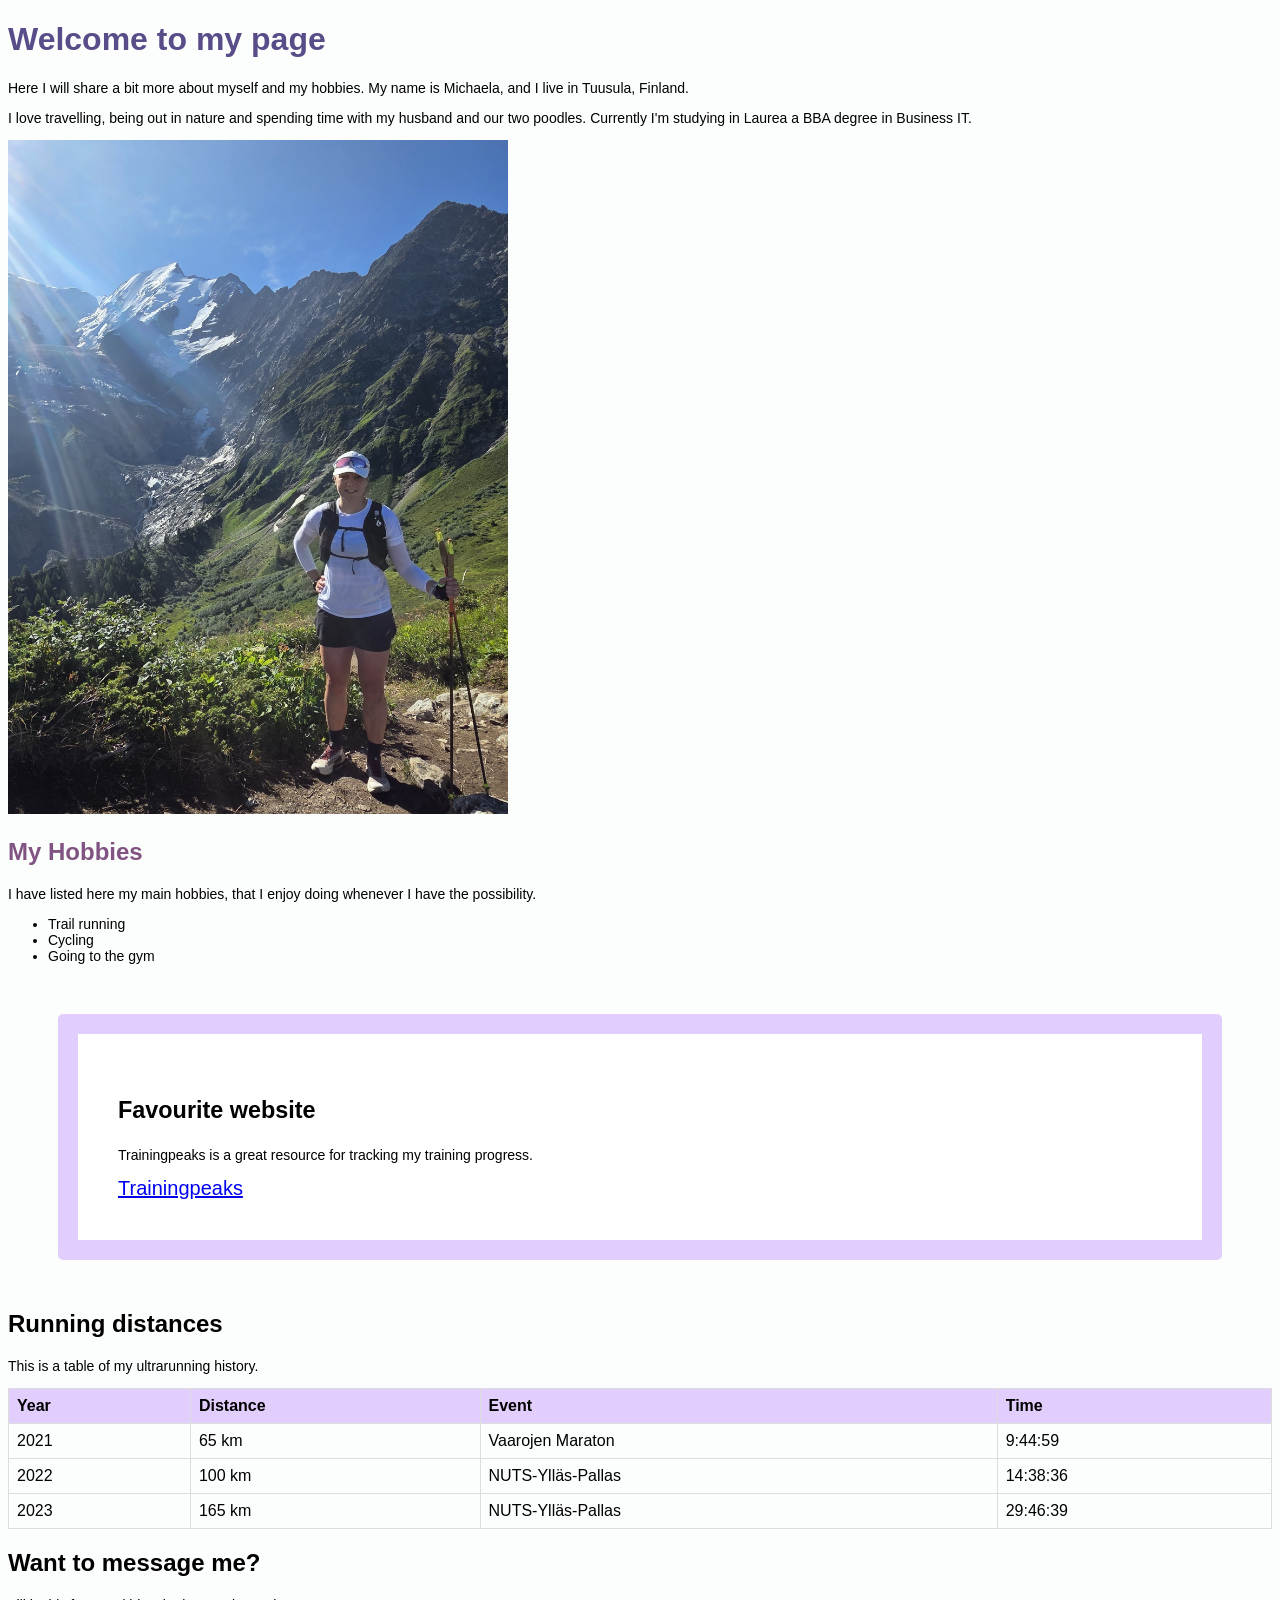
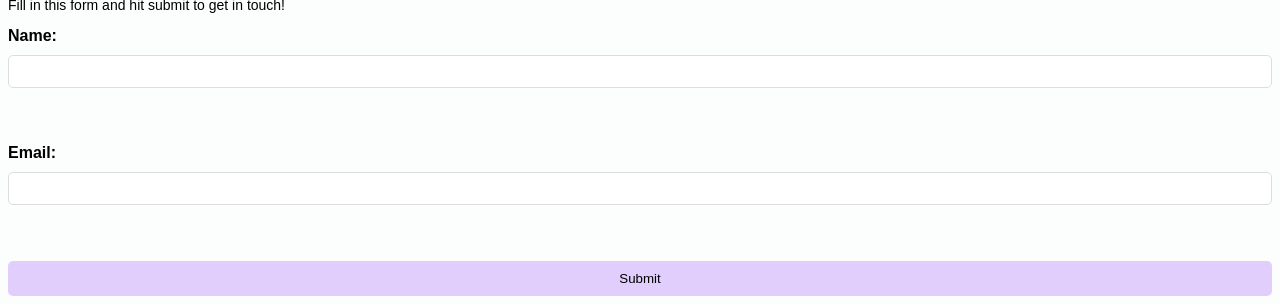
<file: WS02_CSS/index.html>
<!DOCTYPE html>
<html lang="fi">

<head>
        <meta charset="UTF-8">
        <meta name="viewport" content="width=device-width, initial-scale=1.0">
        <title>My First HTML Page</title>

  <style>
    h1 {
      color: rgb(40, 8, 135);
      font-family: Verdana, Geneva, Tahoma, sans-serif;
    }

    </style>      

<link rel="stylesheet" href="./styles/style.css">


</head>
<body>
    <h1 style="color: rgb(89, 77, 137);">Welcome to my page</h1>
    <p>Here I will share a bit more about myself and my hobbies. My name is Michaela, and I live in Tuusula, Finland. </p> 
     <p>I love travelling, being out in nature and spending time with my husband and our two poodles. Currently I'm studying in Laurea a BBA degree in Business IT.</p>
    <img src="./images/Main picture.jpg" alt="Picture of author" width="500" height="674">


<h2 style="color: rgb(129, 83, 130);">My Hobbies</h2>
<p>I have listed here my main hobbies, that I enjoy doing whenever I have the possibility.</p>
     <ul style="font-size: 14px;">
        <li>Trail running</li>
        <li>Cycling</li>
        <li>Going to the gym</li>
    </ul>

<div class="content-box">  
<h3>Favourite website</h3>
<p>Trainingpeaks is a great resource for tracking my training progress.</p>
    <a href="https://www.trainingpeaks.com/">Trainingpeaks</a>
</div>
   
<h2>Running distances</h2>
<p>This is a table of my ultrarunning history.</p>
    
     <table>
    <tr>
        <th>Year</th>
        <th>Distance</th>
        <th>Event</th>
        <th>Time</th>
    </tr>
    <tr>
        <td>2021</td>
        <td>65 km</td>
        <td>Vaarojen Maraton</td>
        <td>9:44:59</td>
    </tr>
    <tr>
        <td>2022</td>
        <td>100 km</td>
        <td>NUTS-Ylläs-Pallas</td>
        <td>14:38:36</td>
    </tr>
    <tr>
        <td>2023</td>
        <td>165 km</td>
        <td>NUTS-Ylläs-Pallas</td>
        <td>29:46:39</td>
    </tr>
    </table>

<h2>Want to message me?</h2>
<p>Fill in this form and hit submit to get in touch!</p>
<form>
    <label for="name">Name:</label>
    <input type="text" id="name" name="name"><br><br>
    <label for="email">Email:</label>
    <input type="email" id="email" name="email"><br><br>
    <input type="submit" value="Submit">
    </form>

</body>
</html>
</file>
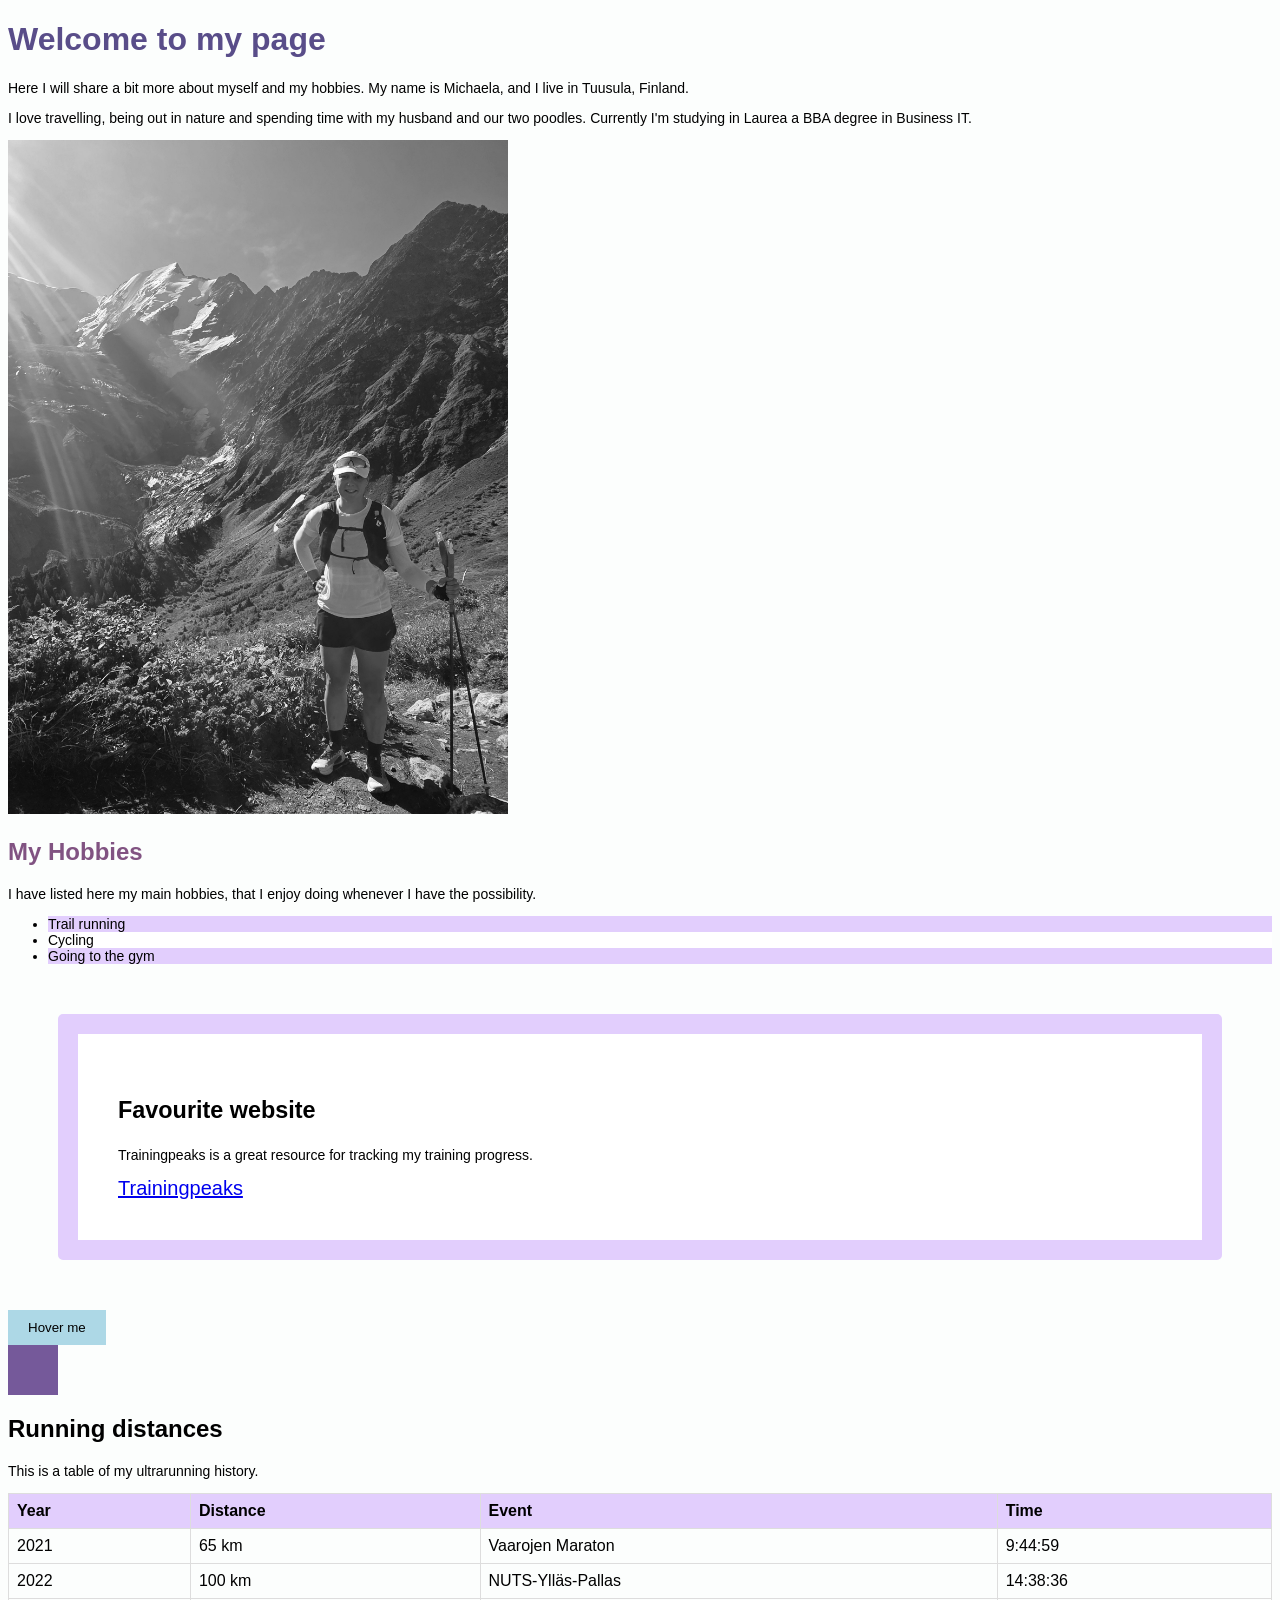
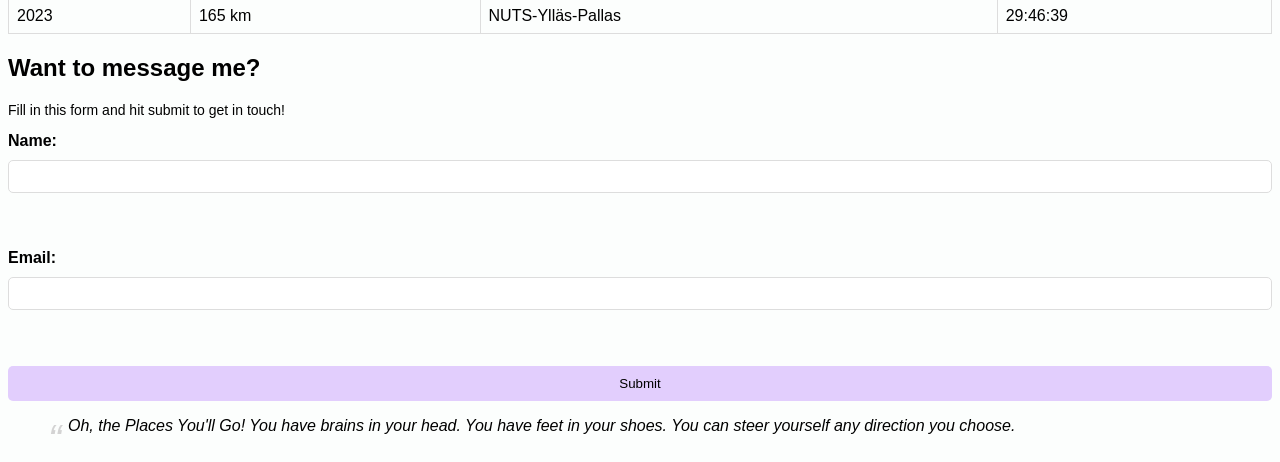
<file: WS03_ADV_CSS/index.html>
<!DOCTYPE html>
<html lang="fi">

<head>
        <meta charset="UTF-8">
        <meta name="viewport" content="width=device-width, initial-scale=1.0">
        <title>My First HTML Page</title>

  <style>
    h1 {
      color: rgb(40, 8, 135);
      font-family: Verdana, Geneva, Tahoma, sans-serif;
    }

    </style>      

<link rel="stylesheet" href="./styles/style.css">

</head>
<body>
    <h1 style="color: rgb(89, 77, 137);">Welcome to my page</h1>
    <p>Here I will share a bit more about myself and my hobbies. My name is Michaela, and I live in Tuusula, Finland. </p> 
     <p>I love travelling, being out in nature and spending time with my husband and our two poodles. Currently I'm studying in Laurea a BBA degree in Business IT.</p>
    <img src="./images/Main picture.jpg" alt="Picture of author" width="500" height="674" class="filter-image">


<h2 style="color: rgb(129, 83, 130);">My Hobbies</h2>
<p>I have listed here my main hobbies, that I enjoy doing whenever I have the possibility.</p>
     
<ul class="pseudo-list" style="font-size: 14px;">
        <li>Trail running</li>
        <li>Cycling</li>
        <li>Going to the gym</li>
    </ul>

<div class="content-box">  
<h3>Favourite website</h3>
<p>Trainingpeaks is a great resource for tracking my training progress.</p>
    <a href="https://www.trainingpeaks.com/">Trainingpeaks</a>
</div>
   

 <button class="transition-button">Hover me</button>   

 <div class="animation-box"></div>

<h2>Running distances</h2>
<p>This is a table of my ultrarunning history.</p>
    
     <table>
    <tr>
        <th>Year</th>
        <th>Distance</th>
        <th>Event</th>
        <th>Time</th>
    </tr>
    <tr>
        <td>2021</td>
        <td>65 km</td>
        <td>Vaarojen Maraton</td>
        <td>9:44:59</td>
    </tr>
    <tr>
        <td>2022</td>
        <td>100 km</td>
        <td>NUTS-Ylläs-Pallas</td>
        <td>14:38:36</td>
    </tr>
    <tr>
        <td>2023</td>
        <td>165 km</td>
        <td>NUTS-Ylläs-Pallas</td>
        <td>29:46:39</td>
    </tr>
    </table>

<h2>Want to message me?</h2>
<p>Fill in this form and hit submit to get in touch!</p>
<form>
    <label for="name">Name:</label>
    <input type="text" id="name" name="name"><br><br>
    <label for="email">Email:</label>
    <input type="email" id="email" name="email"><br><br>
    <input type="submit" value="Submit">
    </form>

<blockquote class="quote">
        Oh, the Places You'll Go! You have brains in your head. You have feet in your shoes. You can steer yourself any direction you choose.
      </blockquote>

</body>
</html>
</file>
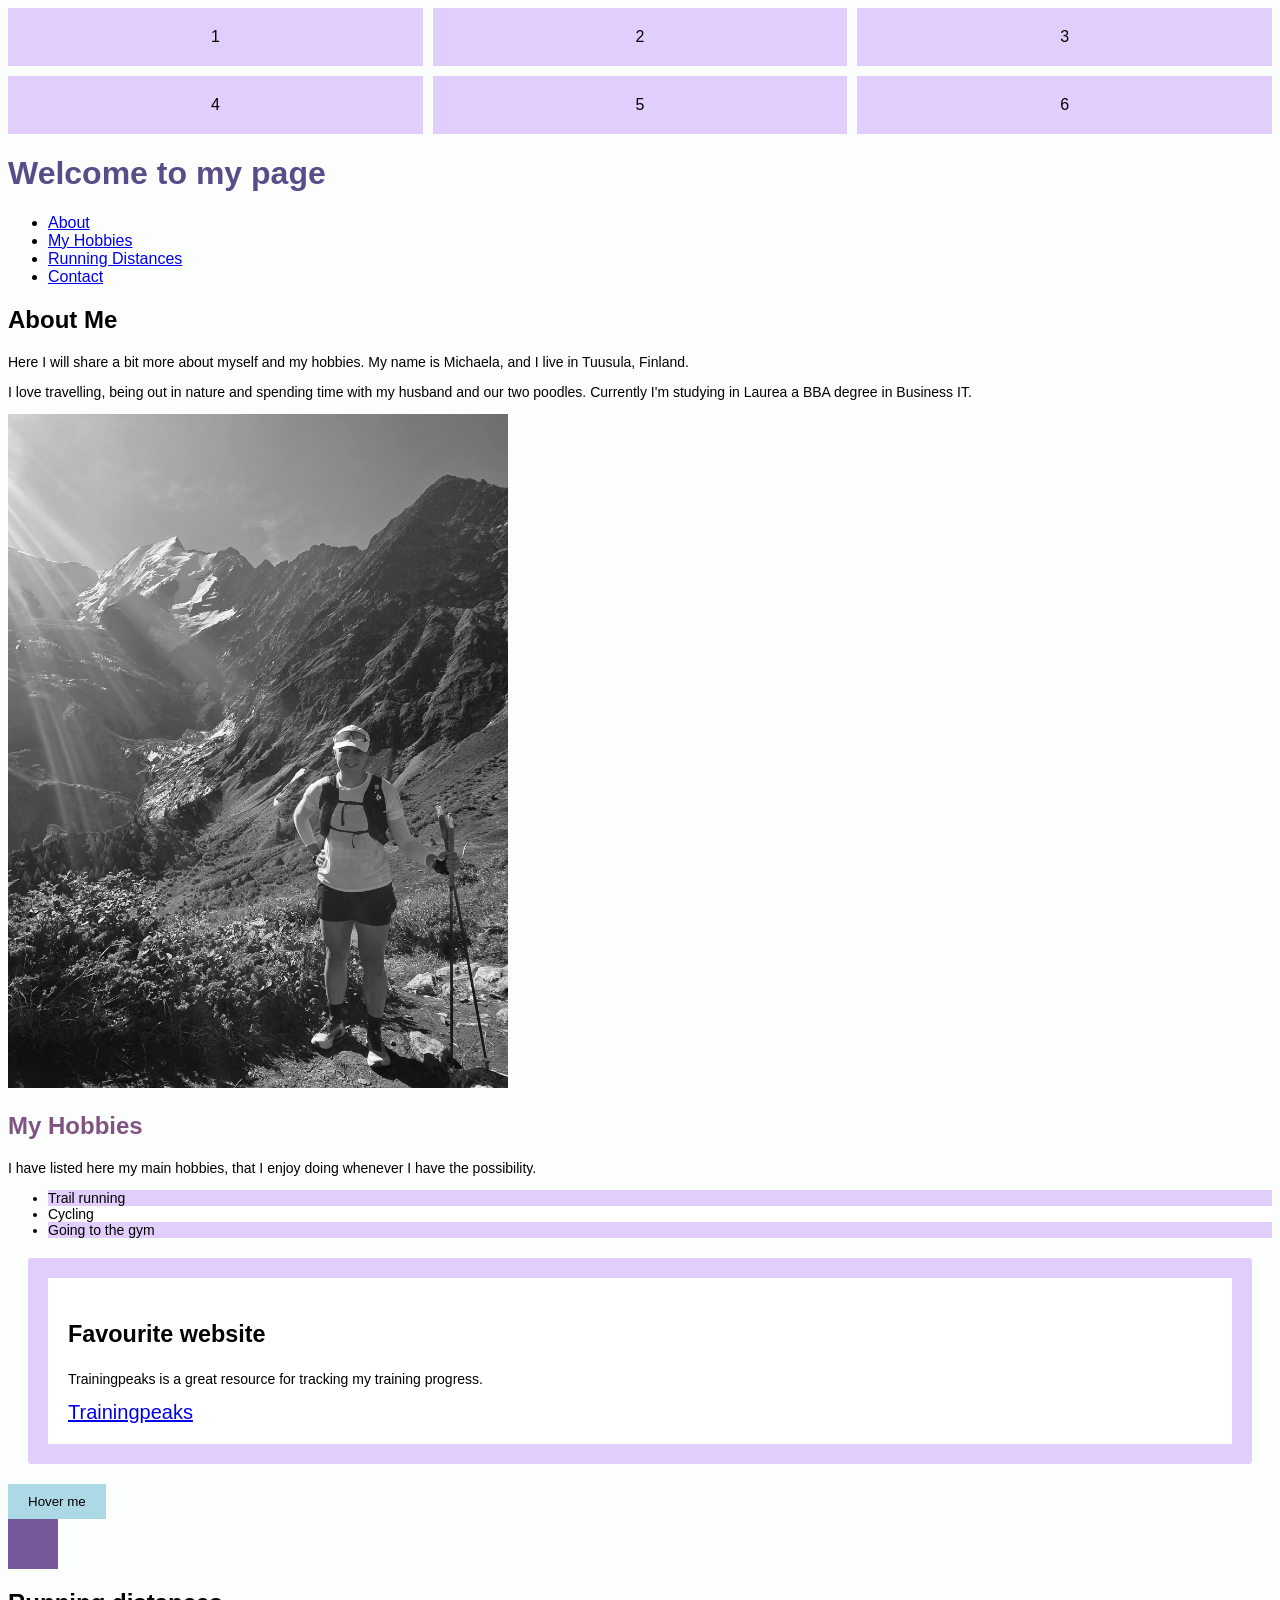
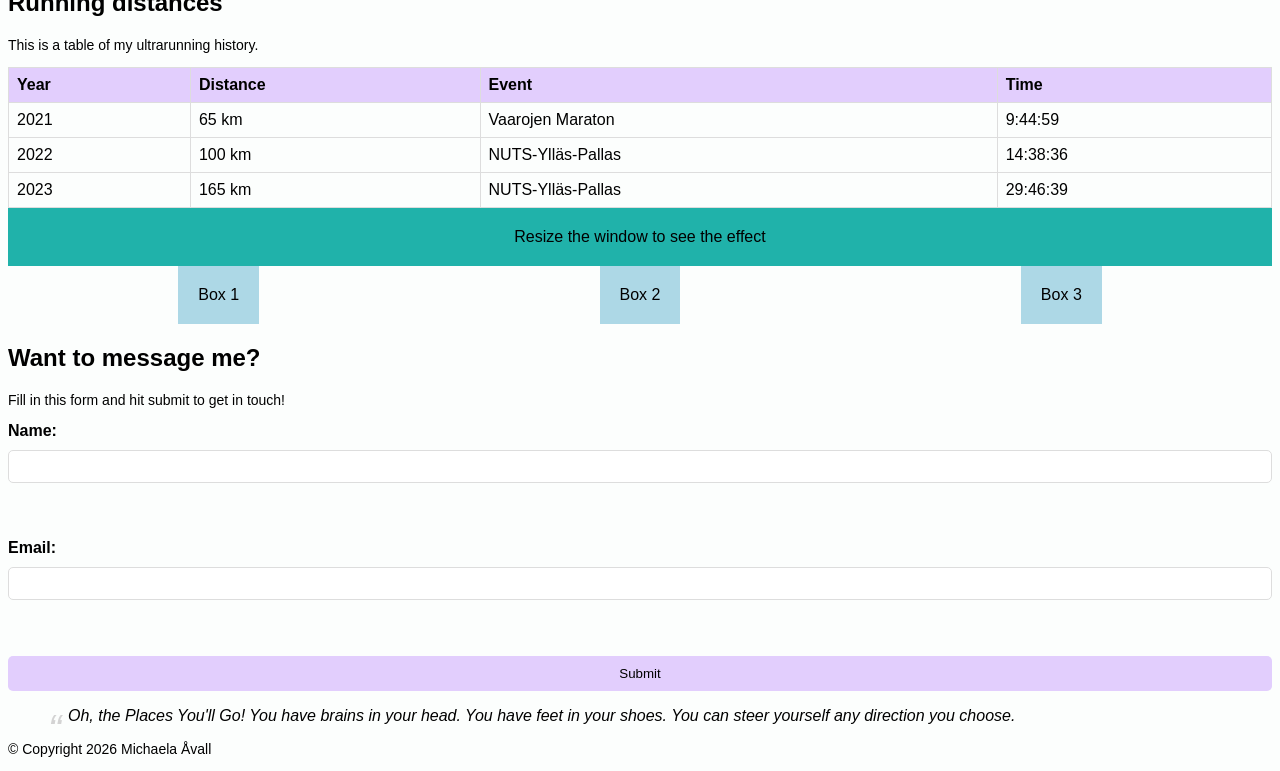
<file: WS04_PAGE_LAYOUT/index.html>
<!DOCTYPE html>
<html lang="fi">

<head>
        <meta charset="UTF-8">
        <meta name="viewport" content="width=device-width, initial-scale=1.0">
        <title>My First HTML Page</title>

  <style>

    h1 {
      color: rgb(40, 8, 135);
      font-family: Verdana, Geneva, Tahoma, sans-serif;
    }

    </style>      

<link rel="stylesheet" href="./styles/style.css">

</head>
<body>

 <div class="grid-container">
  <div class="grid-item">1</div>
  <div class="grid-item">2</div>
  <div class="grid-item">3</div>
  <div class="grid-item">4</div>
  <div class="grid-item">5</div>
  <div class="grid-item">6</div>
</div>

    <header>
    <h1 style="color: rgb(89, 77, 137);">Welcome to my page</h1>
    <nav>
        <ul>
            <li><a href="#about">About</a></li>
            <li><a href="#myhobbies">My Hobbies</a></li>
            <li><a href="#runningdistances">Running Distances</a></li>
            <li><a href="#contact">Contact</a></li>
        </ul>
    </nav>
</header>

<main>
    <section id="about">
        <h2>About Me</h2>
    <p>Here I will share a bit more about myself and my hobbies. My name is Michaela, and I live in Tuusula, Finland. </p> 
    <p>I love travelling, being out in nature and spending time with my husband and our two poodles. Currently I'm studying in Laurea a BBA degree in Business IT.</p>
    <img src="./images/Main picture.jpg" alt="Picture of author" width="500" height="674" class="filter-image">
    </section>


 <section id="myhobbies">
    <h2 style="color: rgb(129, 83, 130);">My Hobbies</h2>
    <p>I have listed here my main hobbies, that I enjoy doing whenever I have the possibility.</p>
 </section>
     
<ul class="pseudo-list" style="font-size: 14px;">
        <li>Trail running</li>
        <li>Cycling</li>
        <li>Going to the gym</li>
    </ul>

<div class="content-box">  
<h3>Favourite website</h3>
<p>Trainingpeaks is a great resource for tracking my training progress.</p>
    <a href="https://www.trainingpeaks.com/">Trainingpeaks</a>
</div>
   

 <button class="transition-button">Hover me</button>   

 <div class="animation-box"></div>

 <section id="runningdistances">
<h2>Running distances</h2>
<p>This is a table of my ultrarunning history.</p>
    
     <table>
    <tr>
        <th>Year</th>
        <th>Distance</th>
        <th>Event</th>
        <th>Time</th>
    </tr>
    <tr>
        <td>2021</td>
        <td>65 km</td>
        <td>Vaarojen Maraton</td>
        <td>9:44:59</td>
    </tr>
    <tr>
        <td>2022</td>
        <td>100 km</td>
        <td>NUTS-Ylläs-Pallas</td>
        <td>14:38:36</td>
    </tr>
    <tr>
        <td>2023</td>
        <td>165 km</td>
        <td>NUTS-Ylläs-Pallas</td>
        <td>29:46:39</td>
    </tr>
    </table>
 </section>

 <div class="responsive-box">Resize the window to see the effect</div>
 
 <div class="flex-container">
  <div class="box">Box 1</div>
  <div class="box">Box 2</div>
  <div class="box">Box 3</div>
</div>

<section id="contact"> 
<h2>Want to message me?</h2>
<p>Fill in this form and hit submit to get in touch!</p>
<form>
    <label for="name">Name:</label>
    <input type="text" id="name" name="name"><br><br>
    <label for="email">Email:</label>
    <input type="email" id="email" name="email"><br><br>
    <input type="submit" value="Submit">
    </form>
</section>
</main>

<blockquote class="quote">
        Oh, the Places You'll Go! You have brains in your head. You have feet in your shoes. You can steer yourself any direction you choose.
      </blockquote>

<footer>
  <p> &copy; Copyright 2026 Michaela Åvall</p>
</footer>

</body>
</html>
</file>
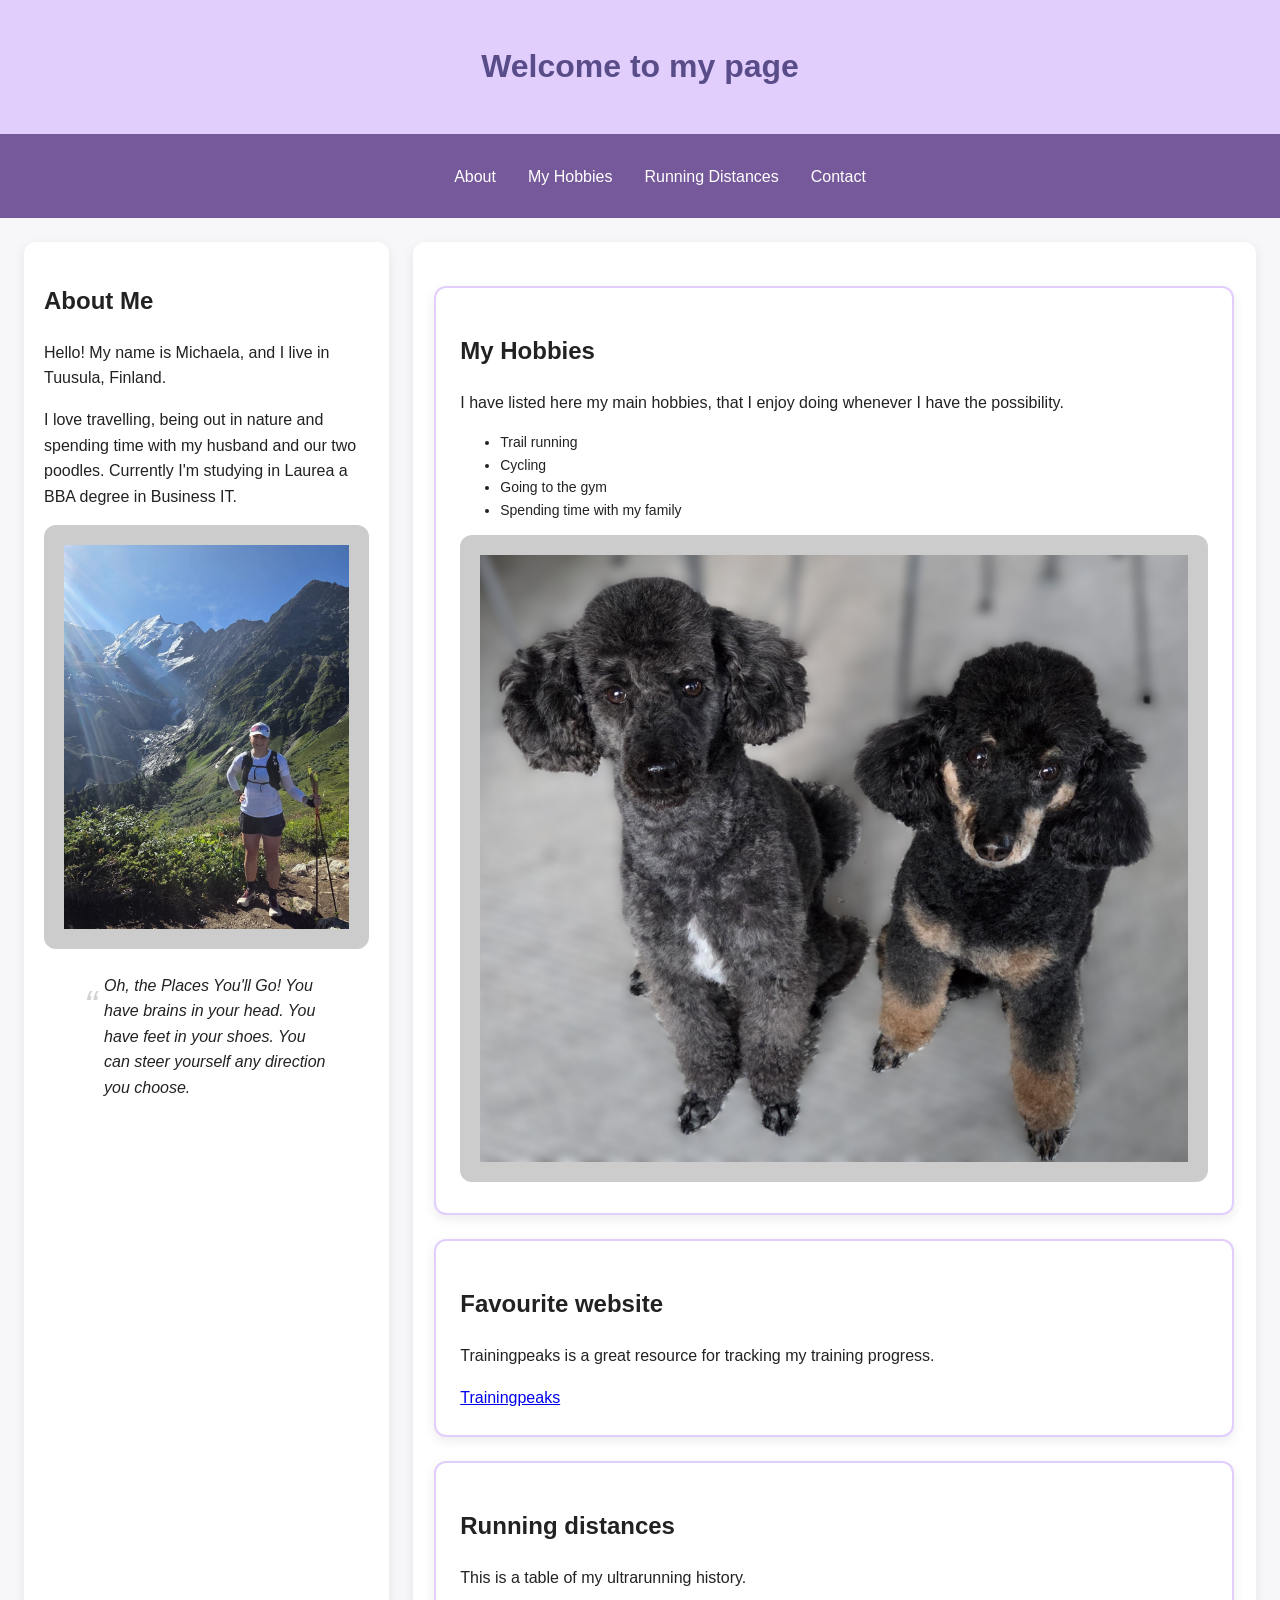
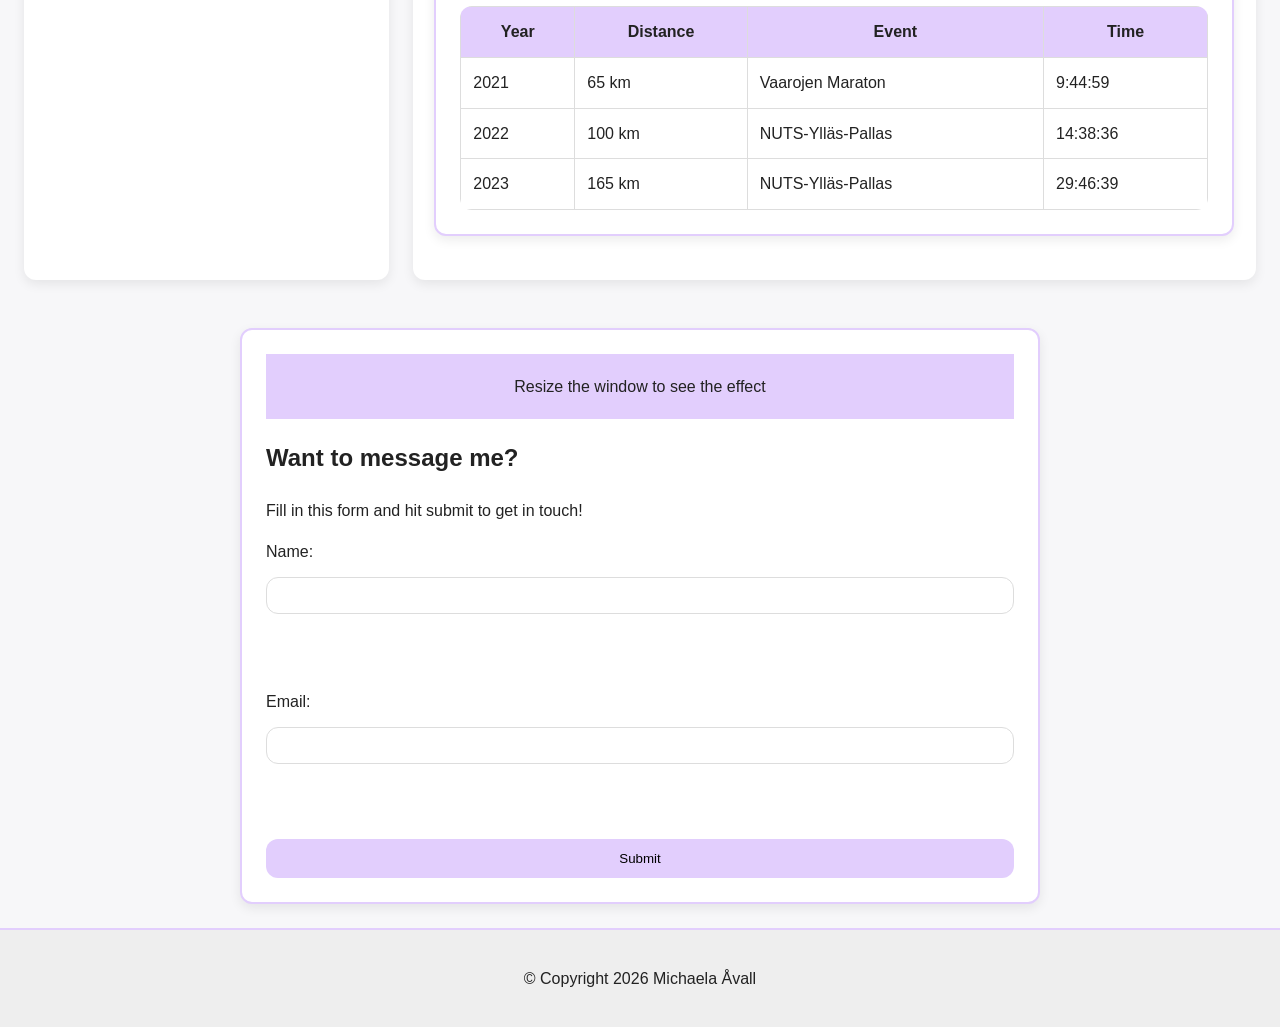
<file: WS05_RESPONSIVE_DESIGN/index.html>
<!DOCTYPE html>
<html lang="en">

<head>
        <meta charset="UTF-8">
        <meta name="viewport" content="width=device-width, initial-scale=1.0">
        <title>My First HTML Page</title>

  

<link rel="stylesheet" href="./styles/style.css">

</head>
<body>

    <header>
    <h1 style="color: rgb(89, 77, 137);">Welcome to my page</h1>

</header>
<main>
    <div class="responsive-nav">
         <button class="menu-toggle">☰ Menu</button>
         <ul class="nav-list">
            <li><a href="#about">About</a></li>
            <li><a href="#myhobbies">My Hobbies</a></li>
            <li><a href="#runningdistances">Running Distances</a></li>
            <li><a href="#contact">Contact</a></li>
         </ul>
    </div>

    <div class="container">
    <div class="side">
        <h2>About Me</h2>
        <p>Hello! My name is Michaela, and I live in Tuusula, Finland. </p> 
        <p>I love travelling, being out in nature and spending time with my husband and our two poodles. Currently I'm studying in Laurea a BBA degree in Business IT.</p>
        <img src="./images/Main picture.jpg" alt="Person standing on a mountain trail holding trekking poles, wearing athletic gear and looking out over a lush green valley with dramatic sun rays and a snow-capped mountain in the background. The scene feels adventurous and inspiring." class="responsive-image">
        
    <blockquote class="quote">
        Oh, the Places You'll Go! You have brains in your head. You have feet in your shoes. You can steer yourself any direction you choose.
      </blockquote>
    </div>

    <div class="main">
    <div class="content-box">
        <h2>My Hobbies</h2>
         <p>I have listed here my main hobbies, that I enjoy doing whenever I have the possibility.</p>
       
<ul class="pseudo-list" style="font-size: 14px;">
        <li>Trail running</li>
        <li>Cycling</li>
        <li>Going to the gym</li>
        <li>Spending time with my family</li>
    </ul>
    <img src="./images/My friends.jpg" alt="Responsive " class="responsive-image">
        
    </div>  

<div class="content-box">  
<h2>Favourite website</h2>
<p>Trainingpeaks is a great resource for tracking my training progress.</p>
    <a href="https://www.trainingpeaks.com/">Trainingpeaks</a>
</div>
   
<div class="content-box">
<h2>Running distances</h2>
<p>This is a table of my ultrarunning history.</p>
    
     <table>
    <tr>
        <th>Year</th>
        <th>Distance</th>
        <th>Event</th>
        <th>Time</th>
    </tr>
    <tr>
        <td>2021</td>
        <td>65 km</td>
        <td>Vaarojen Maraton</td>
        <td>9:44:59</td>
    </tr>
    <tr>
        <td>2022</td>
        <td>100 km</td>
        <td>NUTS-Ylläs-Pallas</td>
        <td>14:38:36</td>
    </tr>
    <tr>
        <td>2023</td>
        <td>165 km</td>
        <td>NUTS-Ylläs-Pallas</td>
        <td>29:46:39</td>
    </tr>
    </table>
</div>
</div> 
</div> 
</main>

<div class="responsive-box"> 
    <div class="media-query-box">Resize the window to see the effect</div>

<section id="contact"> 
<h2>Want to message me?</h2>
<p>Fill in this form and hit submit to get in touch!</p>
<form>
    <label for="name">Name:</label>
    <input type="text" id="name" name="name"><br><br>
    <label for="email">Email:</label>
    <input type="email" id="email" name="email"><br><br>
    <input type="submit" value="Submit">
    </form>
</section>
</div>


<footer>
  <p> &copy; Copyright 2026 Michaela Åvall</p>
</footer>

</body>
</html>
</file>
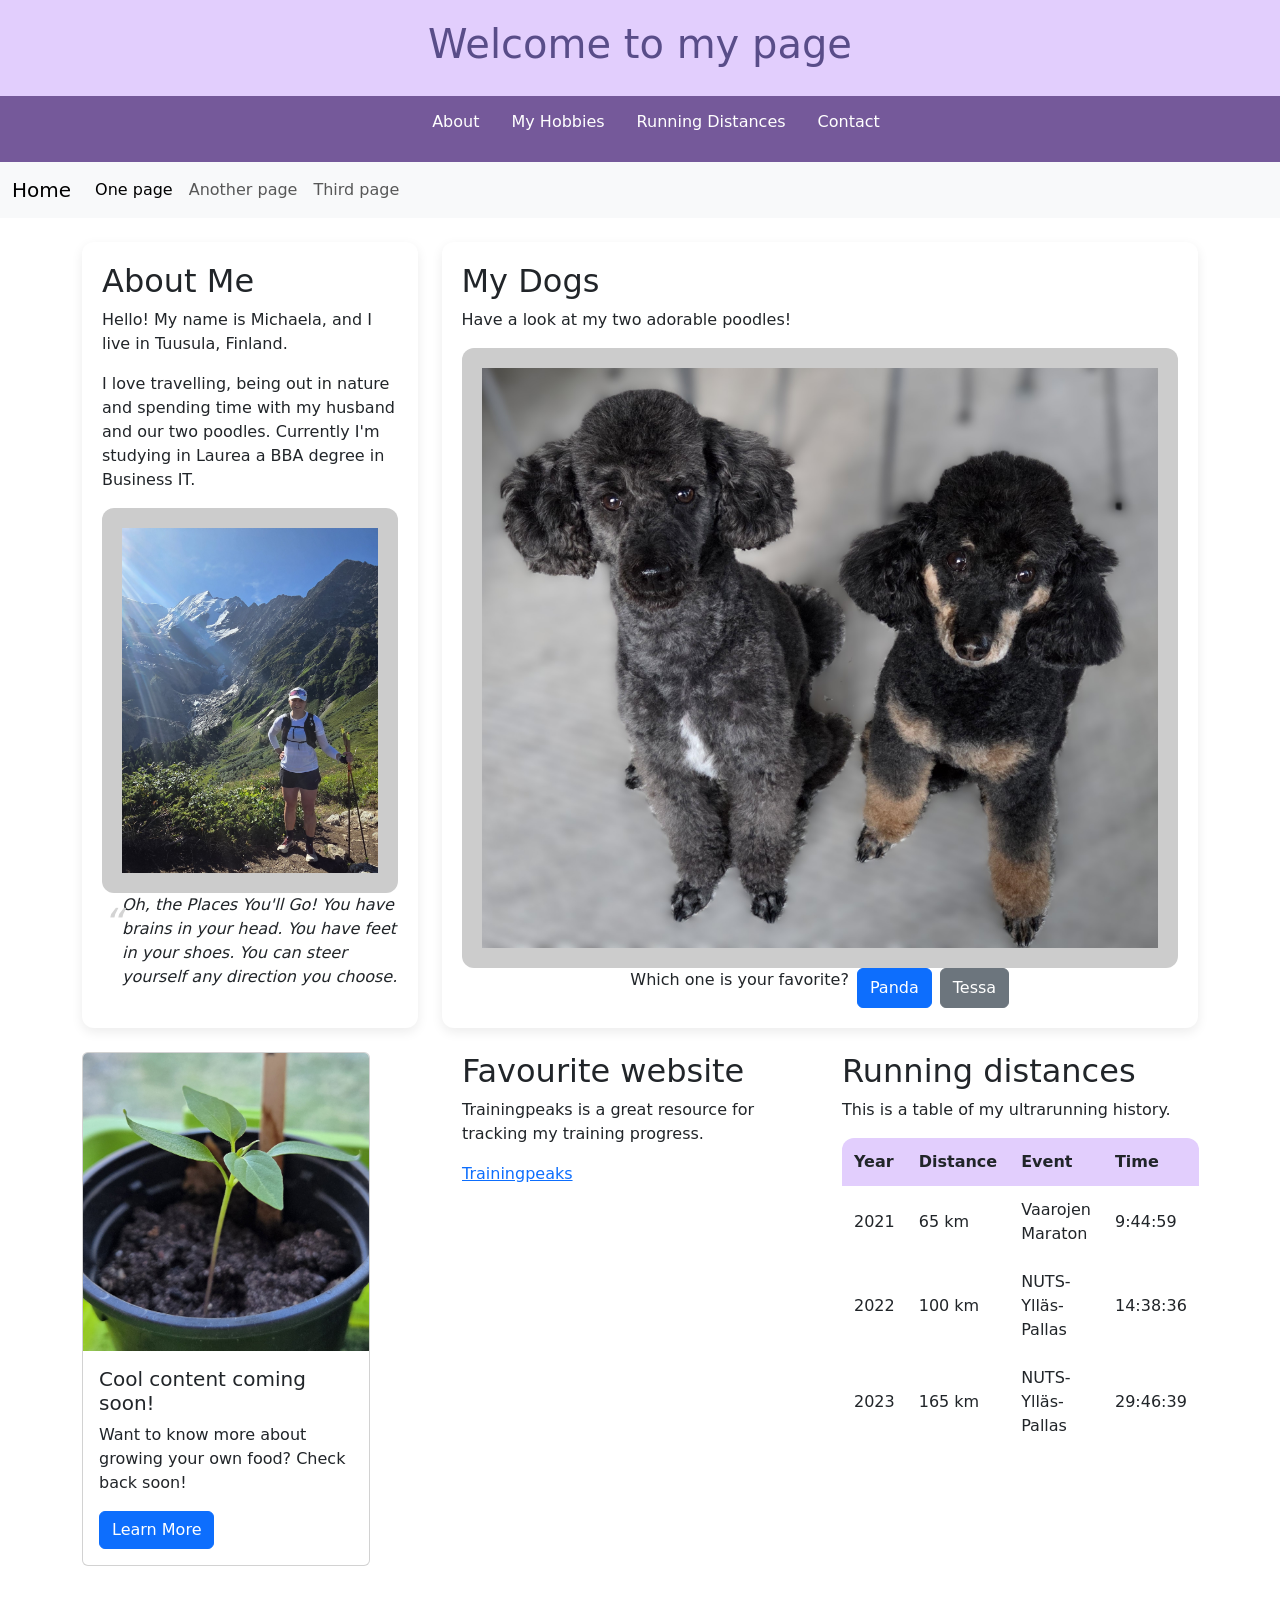
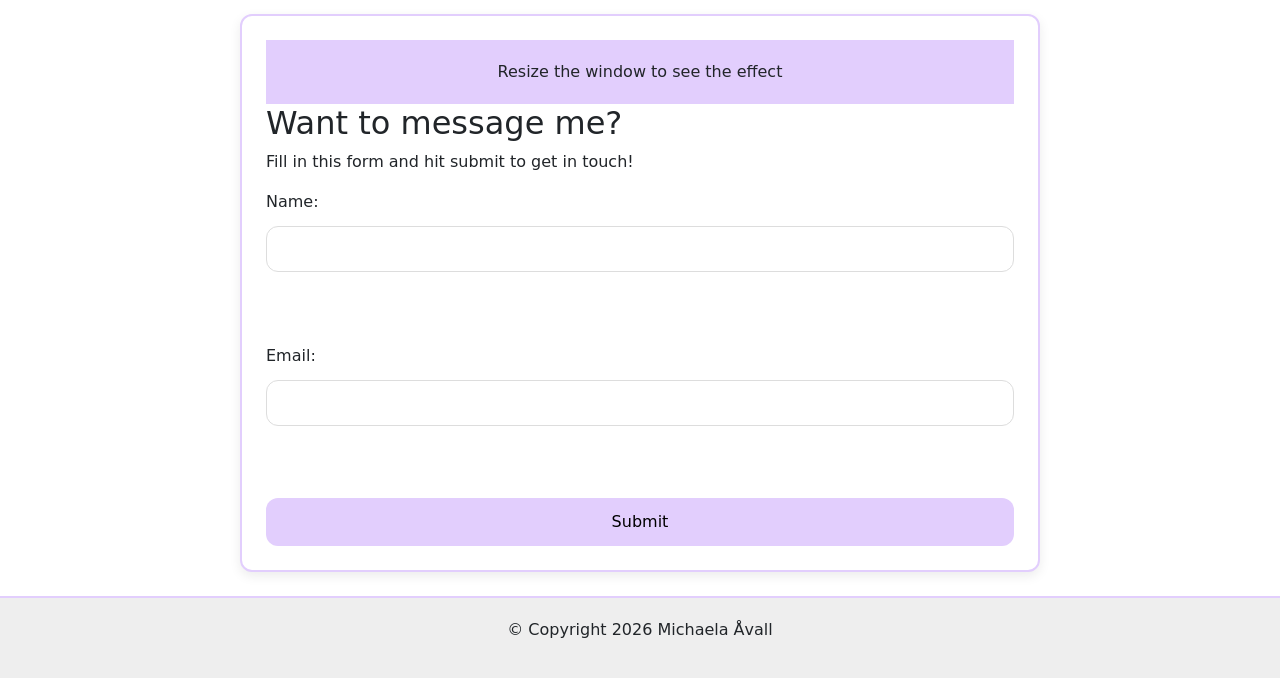
<file: WS06_BOOTSTRAP/index.html>
<!DOCTYPE html>
<html lang="en">

<head>
        <meta charset="UTF-8">
        <meta name="viewport" content="width=device-width, initial-scale=1.0">
        <title>My First HTML Page</title>

  

<link rel="stylesheet" href="./styles/style.css">
<!-- Bootstrap CSS -->
<link href="https://cdn.jsdelivr.net/npm/bootstrap@5.3.8/dist/css/bootstrap.min.css" rel="stylesheet" integrity="sha384-sRIl4kxILFvY47J16cr9ZwB07vP4J8+LH7qKQnuqkuIAvNWLzeN8tE5YBujZqJLB" crossorigin="anonymous">
</head>
<body>

   <header>
    <h1 style="color: rgb(89, 77, 137);">Welcome to my page</h1>
   </header>

   

<main>
    <div class="responsive-nav">
     <button class="menu-toggle">☰ Menu</button>
        <ul class="nav-list">
            <li><a href="#about">About</a></li>
            <li><a href="#myhobbies">My Hobbies</a></li>
            <li><a href="#runningdistances">Running Distances</a></li>
            <li><a href="#contact">Contact</a></li>
         </ul>
    </div>
    <nav class="navbar navbar-expand-lg navbar-light bg-light">
        <div class="container-fluid">
            <a class="navbar-brand" href="#">Home</a>
            <button class="navbar-toggler" type="button" data-bs-toggle="collapse" data-bs-target="#navbarNav" aria-controls="navbarNav" aria-expanded="false" aria-label="Toggle navigation">
      <span class="navbar-toggler-icon"></span>
    </button>

    <div class="collapse navbar-collapse" id="navbarNav">
      <ul class="navbar-nav me-auto mb-2 mb-lg-0">
        <li class="nav-item"><a class="nav-link active" aria-current="page" href="#">One page</a></li>
        <li class="nav-item"><a class="nav-link" href="#">Another page</a></li>
        <li class="nav-item"><a class="nav-link" href="#">Third page</a></li>
      </ul>
    </div>
  </div>
</nav>

    <div class="container">
     <div class="side">
        <h2>About Me</h2>
        <p>Hello! My name is Michaela, and I live in Tuusula, Finland. </p> 
        <p>I love travelling, being out in nature and spending time with my husband and our two poodles. Currently I'm studying in Laurea a BBA degree in Business IT.</p>
        <img src="./images/Main picture.jpg" alt="Person standing on a mountain trail holding trekking poles, wearing athletic gear and looking out over a lush green valley with dramatic sun rays and a snow-capped mountain in the background. The scene feels adventurous and inspiring." class="responsive-image">
        
    <blockquote class="quote">
        Oh, the Places You'll Go! You have brains in your head. You have feet in your shoes. You can steer yourself any direction you choose.
      </blockquote>
</div>
    <div class="main">
        <h2>My Dogs</h2>
         <p>Have a look at my two adorable poodles!</p>
           <img src="./images/My friends.jpg" alt="Responsive " class="responsive-image">
    
    <div class="d-grid gap-2 d-md-flex justify-content-md-center">
      <p>Which one is your favorite?</p>
    <button class="btn btn-primary">Panda</button>
    <button class="btn btn-secondary">Tessa</button>
    </div>
    
        </div>

    <div class="row">
      <div class="col-md-4 col-12">  
      <div class="card" style="width: 18rem;">
  <img src="./images/Plant.jpg" class="card-img-top" alt="Plant in a pot with green leaves and a small flower, sitting on a wooden surface with a blurred background. The image has a fresh and natural feel.">
  <div class="card-body">
    <h5 class="card-title">Cool content coming soon!</h5>
    <p class="card-text">Want to know more about growing your own food? Check back soon!</p>
    <a href="#" class="btn btn-primary">Learn More</a>
    </div>
</div>
</div>


    <div class="col-md-4 col-12">  
<h2>Favourite website</h2>
<p>Trainingpeaks is a great resource for tracking my training progress.</p>
    <a href="https://www.trainingpeaks.com/">Trainingpeaks</a>
</div>
   
    <div class="col-md-4 col-12">  
    <h2>Running distances</h2>
    <p>This is a table of my ultrarunning history.</p>
    
     <table>
    <tr>
        <th>Year</th>
        <th>Distance</th>
        <th>Event</th>
        <th>Time</th>
    </tr>
    <tr>
        <td>2021</td>
        <td>65 km</td>
        <td>Vaarojen Maraton</td>
        <td>9:44:59</td>
    </tr>
    <tr>
        <td>2022</td>
        <td>100 km</td>
        <td>NUTS-Ylläs-Pallas</td>
        <td>14:38:36</td>
    </tr>
    <tr>
        <td>2023</td>
        <td>165 km</td>
        <td>NUTS-Ylläs-Pallas</td>
        <td>29:46:39</td>
    </tr>
    </table>



</div>
</div>
</div>



<div class="responsive-box"> 
    <div class="media-query-box">Resize the window to see the effect</div>

<h2>Want to message me?</h2>
<p>Fill in this form and hit submit to get in touch!</p>
<form>
    <label for="name">Name:</label>
    <input type="text" id="name" name="name"><br><br>
    <label for="email">Email:</label>
    <input type="email" id="email" name="email"><br><br>
    <input type="submit" value="Submit">
    </form>
<div id="formAlert" class="alert alert-warning d-none" role="alert">
  Please fill in both your name and email before submitting.
</div>

<div id="successAlert" class="alert alert-success d-none" role="alert">
  Your message has been sent successfully!
</div>
<script>
document.querySelector("form").addEventListener("submit", function(event) {
    const name = document.getElementById("name").value.trim();
    const email = document.getElementById("email").value.trim();

    const warningAlert = document.getElementById("formAlert");
    const successAlert = document.getElementById("successAlert");

    // Hide both alerts before checking
    warningAlert.classList.add("d-none");
    successAlert.classList.add("d-none");

    if (!name || !email) {
        event.preventDefault(); // stop form submission
        warningAlert.classList.remove("d-none"); // show warning
    } else {
        event.preventDefault(); // remove this if you want real submission
        successAlert.classList.remove("d-none"); // show success
    }
});
</script>
</div>

</main>


<footer>
  <p> &copy; Copyright 2026 Michaela Åvall</p>
</footer>
<!-- Bootstrap JavaScript (place before closing body tag) -->
<script src="https://cdn.jsdelivr.net/npm/bootstrap@5.3.8/dist/js/bootstrap.bundle.min.js" integrity="sha384-FKyoEForCGlyvwx9Hj09JcYn3nv7wiPVlz7YYwJrWVcXK/BmnVDxM+D2scQbITxI" crossorigin="anonymous"></script>
</body>
</html>
</file>
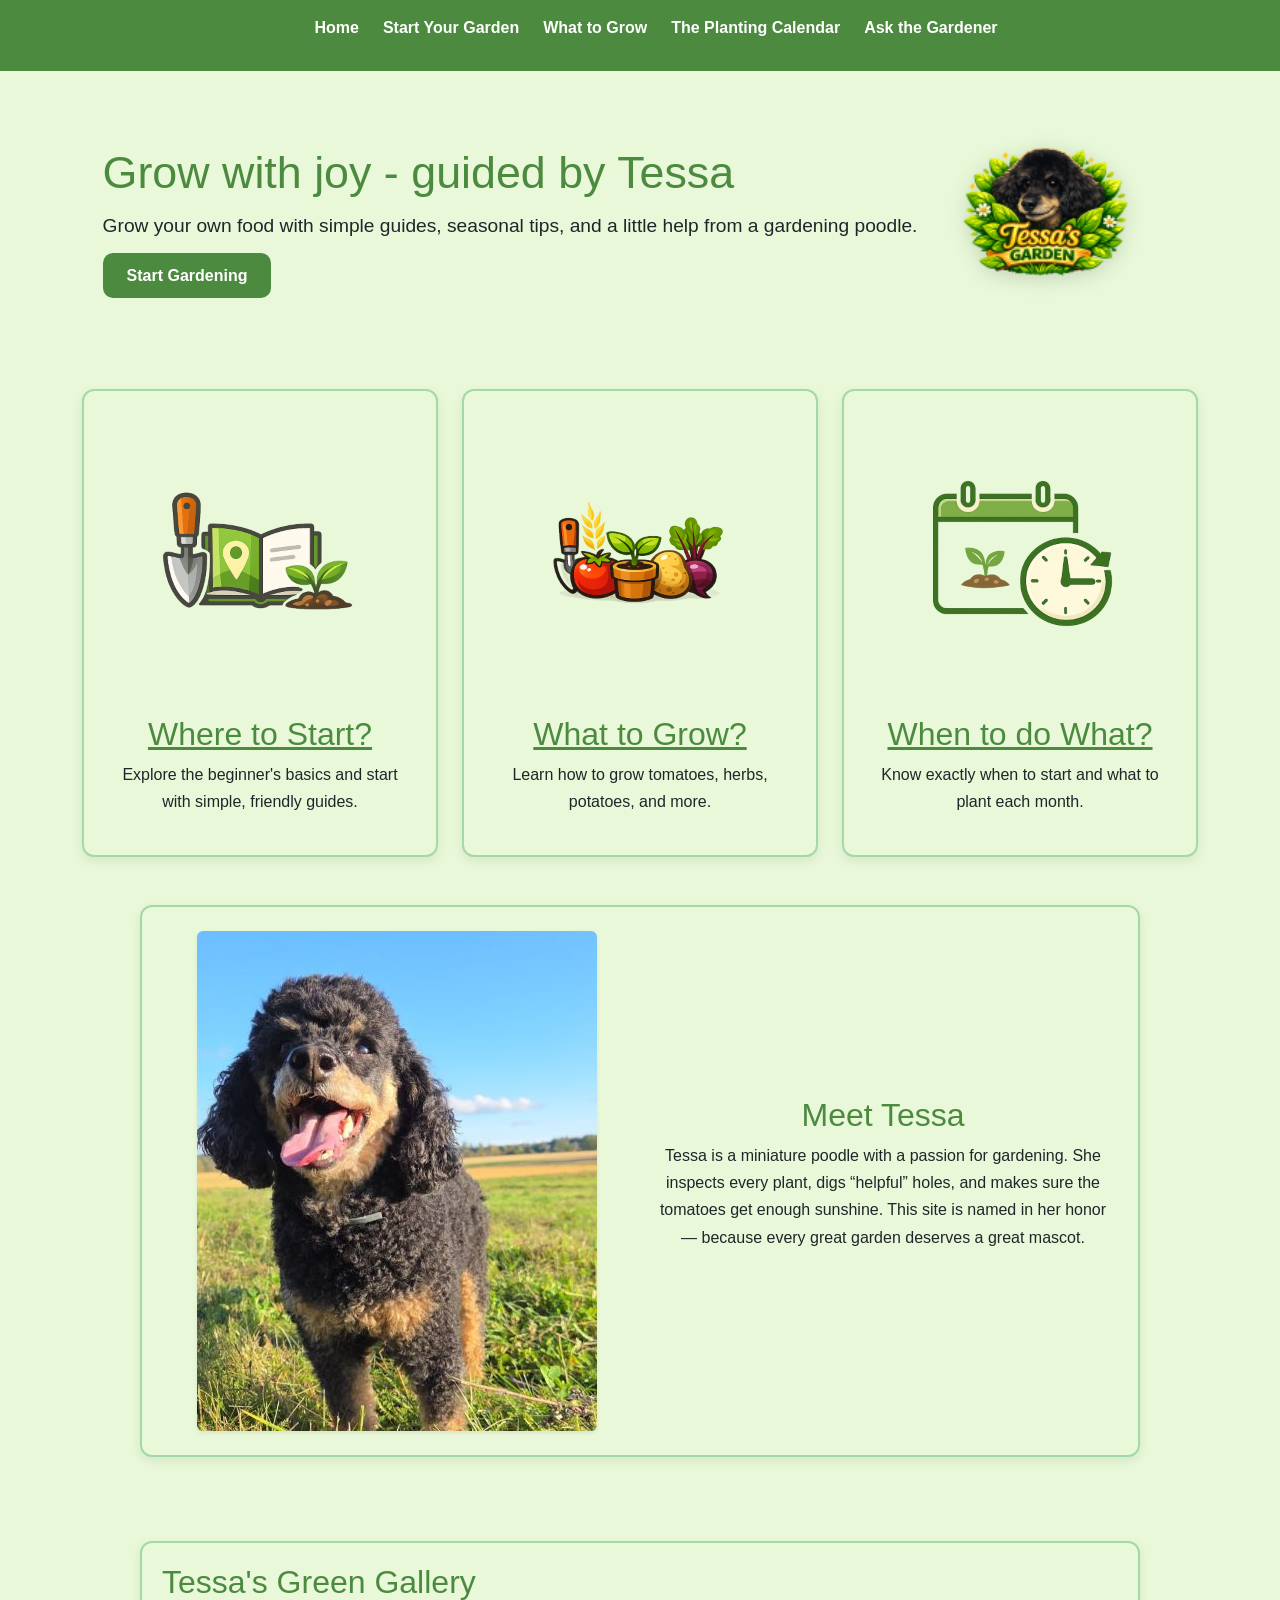
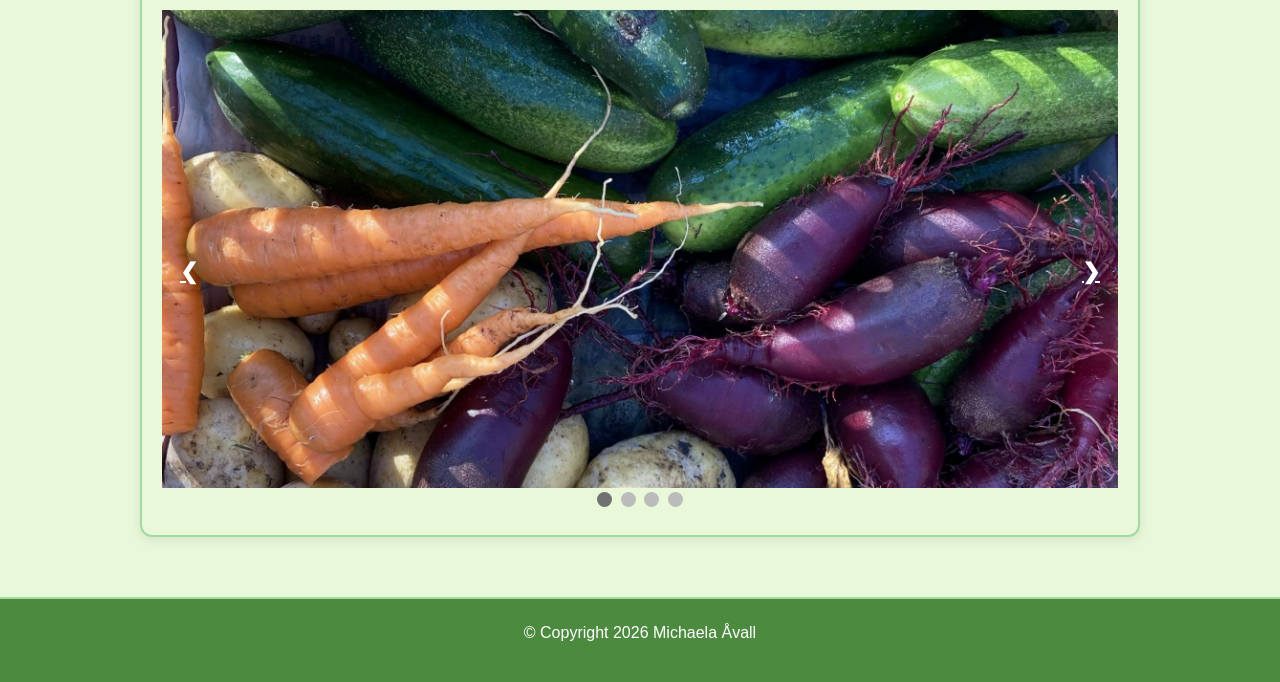
<file: WS07_WEBSITE/index.html>
<!doctype html>
<html lang="fi">
  <head>
    <meta charset="UTF-8" />
    <meta name="viewport" content="width=device-width, initial-scale=1.0" />
    <title>Tessa's Garden</title>

    <link
      href="https://cdn.jsdelivr.net/npm/bootstrap@5.3.8/dist/css/bootstrap.min.css"
      rel="stylesheet"
      integrity="sha384-sRIl4kxILFvY47J16cr9ZwB07vP4J8+LH7qKQnuqkuIAvNWLzeN8tE5YBujZqJLB"
      crossorigin="anonymous"
    />
    <link rel="stylesheet" href="./styles/style.css" />
  </head>
  <body>
    <nav class="responsive-nav">
      <button class="menu-toggle">☰ Menu</button>
      <ul class="nav-list">
        <li><a href="./index.html">Home</a></li>
        <li><a href="./basics.html">Start Your Garden</a></li>
        <li><a href="./guides.html">What to Grow</a></li>
        <li><a href="./calendar.html">The Planting Calendar</a></li>
        <li><a href="./contact.html">Ask the Gardener</a></li>
      </ul>
    </nav>

    <section class="hero">
      <div class="hero-content">
        <h1>Grow with joy - guided by Tessa</h1>
        <p>
          Grow your own food with simple guides, seasonal tips, and a little
          help from a gardening poodle.
        </p>
        <a href="./basics.html" class="hero-btn">Start Gardening</a>
      </div>
      <img
        src="./images/Logo_small.png"
        alt="Tessa's Garden Logo"
        class="hero-logo"
      />
    </section>

    <div class="container">
      <div class="row">
        <div class="col-md-4">
          <div class="responsive-box">
            <img
              src="./images/Basics_logo.png"
              alt="Beginner's Guide"
              class="img-fluid"
            />
            <h2><a href="./basics.html">Where to Start?</a></h2>
            <p>
              Explore the beginner's basics and start with simple, friendly
              guides.
            </p>
          </div>
        </div>
        <div class="col-md-4">
          <div class="responsive-box">
            <img
              src="./images/Guide_logo.png"
              alt="What to Grow"
              class="img-fluid"
            />
            <h2><a href="./guides.html">What to Grow?</a></h2>
            <p>Learn how to grow tomatoes, herbs, potatoes, and more.</p>
          </div>
        </div>
        <div class="col-md-4">
          <div class="responsive-box">
            <img
              src="./images/Calendar_logo.png"
              alt="Planting Calendar"
              class="img-fluid"
            />
            <h2><a href="./calendar.html">When to do What?</a></h2>
            <p>Know exactly when to start and what to plant each month.</p>
          </div>
        </div>
      </div>
    </div>

    <section class="responsive-box">
      <div class="row align-items-center">
        <div class="col-md-6">
          <img
            src="./images/Tessa_main.jpg"
            class="img-fluid rounded shadow-sm"
            alt="Tessa the poodle"
          />
        </div>
        <div class="col-md-6">
          <h2>Meet Tessa</h2>
          <p>
            Tessa is a miniature poodle with a passion for gardening. She
            inspects every plant, digs “helpful” holes, and makes sure the
            tomatoes get enough sunshine. This site is named in her honor —
            because every great garden deserves a great mascot.
          </p>
        </div>
      </div>
    </section>

    <div class="slideshow-container">
      <h2>Tessa's Green Gallery</h2>
      <div class="mySlides">
        <img
          src="./images/Slideshow_1.jpg"
          alt="Fresh vegetables in a basket"
          style="width: 100%"
        />
      </div>
      <div class="mySlides">
        <img
          src="./images/Slideshow_2.jpg"
          alt="Two people working with a blue tractor pulling planting equipment across freshly tilled rows in a bright spring field"
          style="width: 100%"
        />
      </div>

      <div class="mySlides">
        <img
          src="./images/Slideshow_3.jpg"
          alt="Tomato plants in a garden"
          style="width: 100%"
        />
      </div>

      <div class="mySlides">
        <img
          src="./images/Slideshow_4.jpg"
          alt="Vegetables in a pot"
          style="width: 100%"
        />
      </div>
      <a class="prev" onclick="plusSlides(-1)">&#10094;</a>
      <a class="next" onclick="plusSlides(1)">&#10095;</a>

      <div style="text-align: center">
        <span class="dot" onclick="currentSlide(1)"></span>
        <span class="dot" onclick="currentSlide(2)"></span>
        <span class="dot" onclick="currentSlide(3)"></span>
        <span class="dot" onclick="currentSlide(4)"></span>
      </div>
    </div>

    <footer>
      <p>&copy; Copyright 2026 Michaela Åvall</p>
    </footer>

    <script
      src="https://cdn.jsdelivr.net/npm/bootstrap@5.3.8/dist/js/bootstrap.bundle.min.js"
      integrity="sha384-FKyoEForCGlyvwx9Hj09JcYn3nv7wiPVlz7YYwJrWVcXK/BmnVDxM+D2scQbITxI"
      crossorigin="anonymous"
    ></script>
    <script src="./JS.js"></script>
  </body>
</html>
</file>
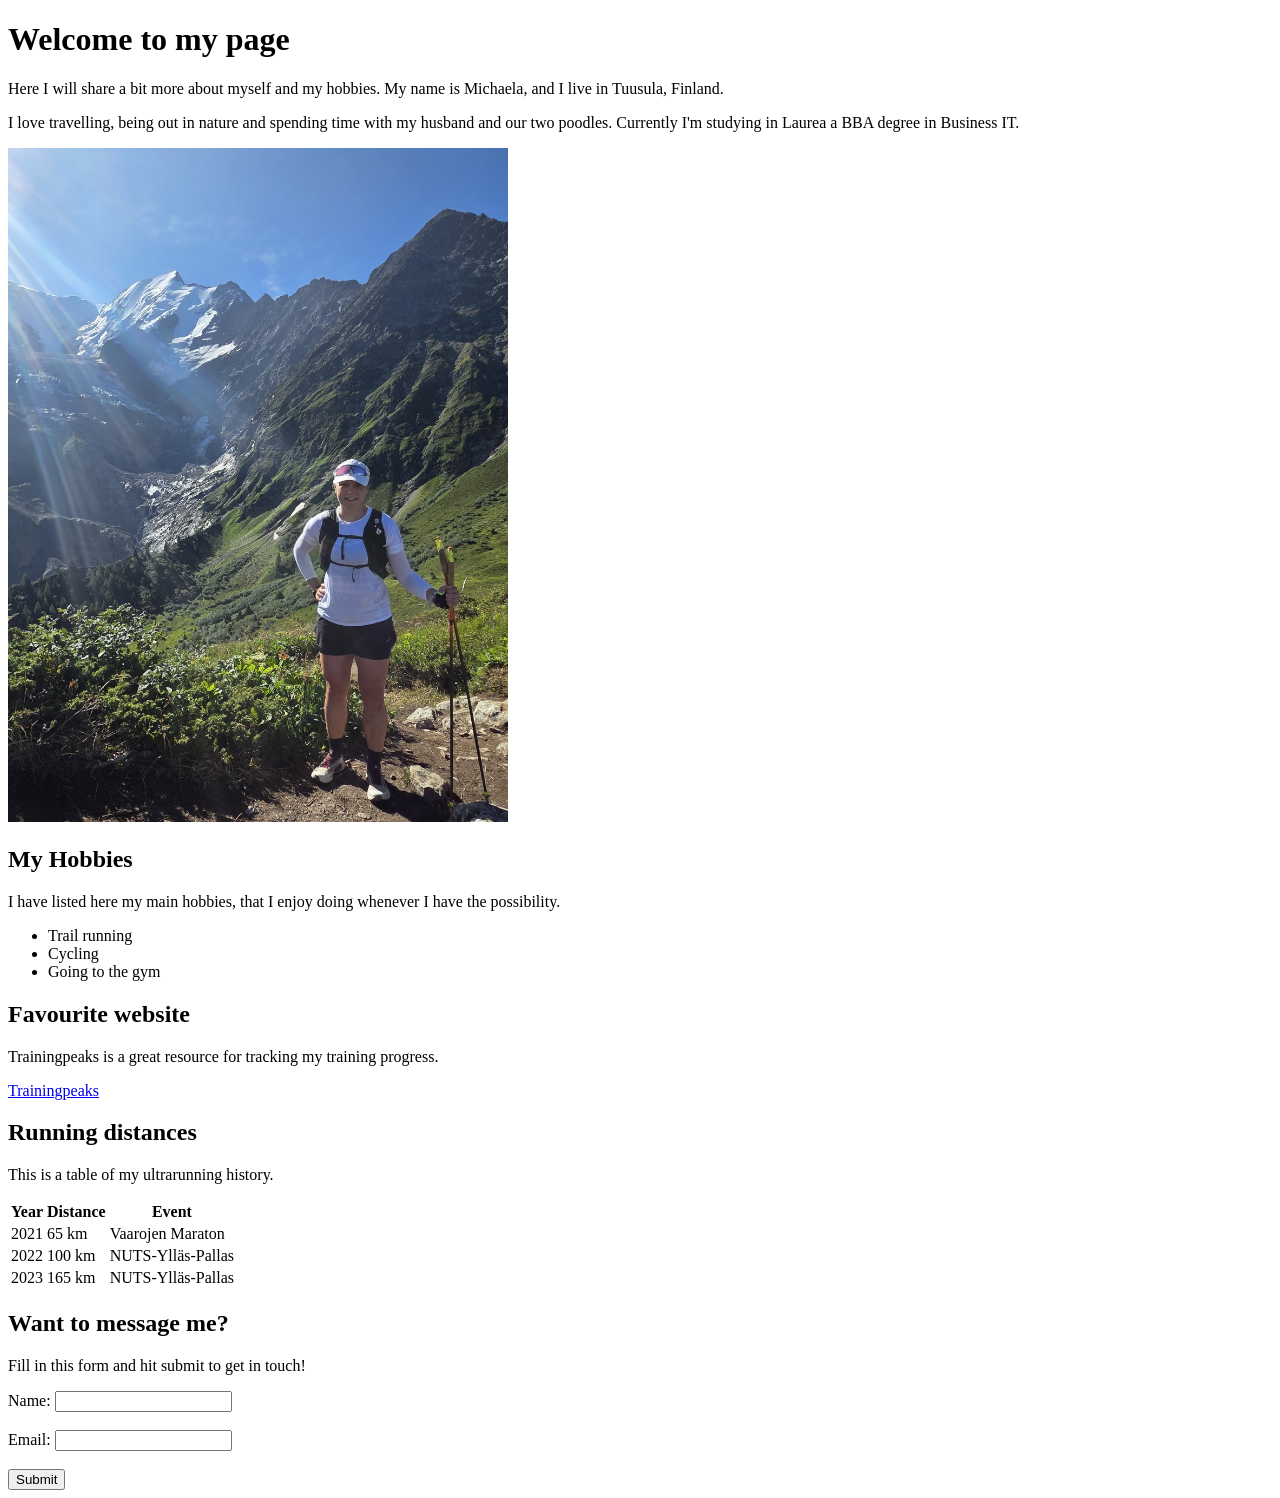
<file: WS01_HTML/WS01/index.html>
<!DOCTYPE html>
<html lang="fi">

<head>
        <meta charset="UTF-8">
        <meta name="viewport" content="width=device-width, initial-scale=1.0">
        <title>My First HTML Page</title>
</head>
<body>
    <h1>Welcome to my page</h1>
    <p>Here I will share a bit more about myself and my hobbies. My name is Michaela, and I live in Tuusula, Finland. </p> 
     <p>I love travelling, being out in nature and spending time with my husband and our two poodles. Currently I'm studying in Laurea a BBA degree in Business IT.</p>
    <img src="./images/Main picture.jpg" alt="Picture of author" width="500" height="674">

<h2>My Hobbies</h2>
<p>I have listed here my main hobbies, that I enjoy doing whenever I have the possibility.</p>
     <ul>
        <li>Trail running</li>
        <li>Cycling</li>
        <li>Going to the gym</li>
    </ul>

    
<h2>Favourite website</h2>
<p>Trainingpeaks is a great resource for tracking my training progress.</p>
    <a href="https://www.trainingpeaks.com/">Trainingpeaks</a>

   
<h2>Running distances</h2>
<p>This is a table of my ultrarunning history.</p>
    
     <table>
    <tr>
        <th>Year</th>
        <th>Distance</th>
        <th>Event</th>
    </tr>
    <tr>
        <td>2021</td>
        <td>65 km</td>
        <td>Vaarojen Maraton</td>
    </tr>
    <tr>
        <td>2022</td>
        <td>100 km</td>
        <td>NUTS-Ylläs-Pallas</td>
    </tr>
    <tr>
        <td>2023</td>
        <td>165 km</td>
        <td>NUTS-Ylläs-Pallas</td>
    </tr>
    </table>

<h2>Want to message me?</h2>
<p>Fill in this form and hit submit to get in touch!</p>
<form>
    <label for="name">Name:</label>
    <input type="text" id="name" name="name"><br><br>
    <label for="email">Email:</label>
    <input type="email" id="email" name="email"><br><br>
    <input type="submit" value="Submit">
    </form>

</body>
</html>
</file>
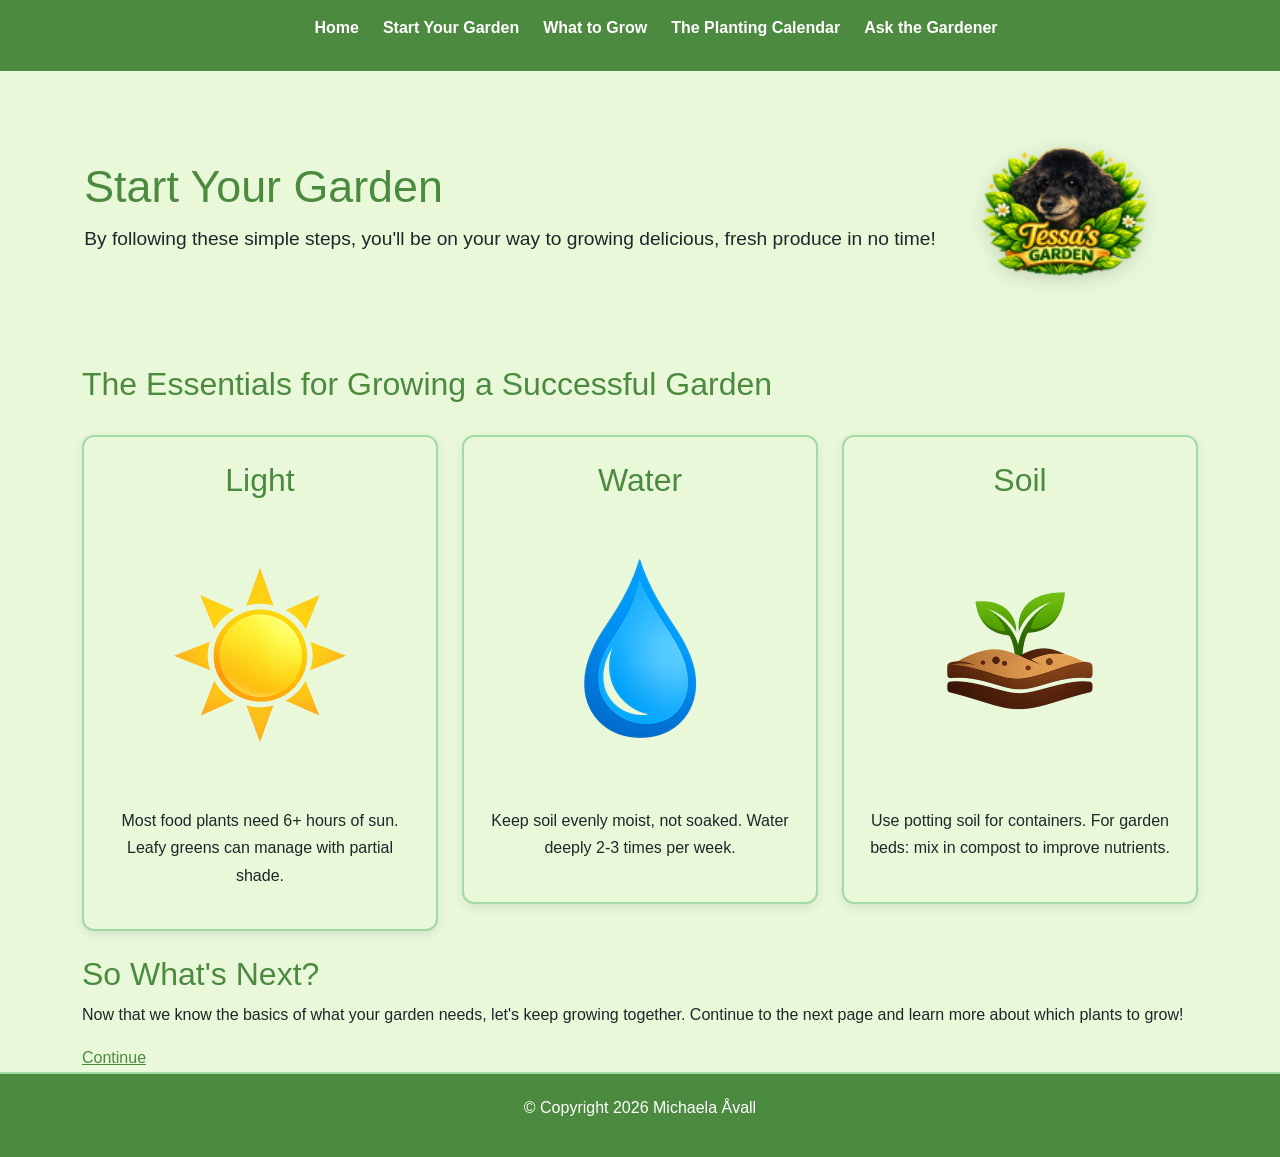
<file: WS07_WEBSITE/basics.html>
<!doctype html>
<html lang="fi">
  <head>
    <meta charset="UTF-8" />
    <meta name="viewport" content="width=device-width, initial-scale=1.0" />
    <title>Tessa's Garden</title>

    <link
      href="https://cdn.jsdelivr.net/npm/bootstrap@5.3.8/dist/css/bootstrap.min.css"
      rel="stylesheet"
      integrity="sha384-sRIl4kxILFvY47J16cr9ZwB07vP4J8+LH7qKQnuqkuIAvNWLzeN8tE5YBujZqJLB"
      crossorigin="anonymous"
    />
    <link rel="stylesheet" href="./styles/style.css" />
  </head>
  <body>
    <nav class="responsive-nav">
      <button class="menu-toggle">☰ Menu</button>
      <ul class="nav-list">
        <li><a href="./index.html">Home</a></li>
        <li><a href="./basics.html">Start Your Garden</a></li>
        <li><a href="./guides.html">What to Grow</a></li>
        <li><a href="./calendar.html">The Planting Calendar</a></li>
        <li><a href="./contact.html">Ask the Gardener</a></li>
      </ul>
    </nav>
    <section class="hero">
      <div class="hero-content">
        <h1>Start Your Garden</h1>
        <p>
          By following these simple steps, you'll be on your way to growing
          delicious, fresh produce in no time!
        </p>
      </div>
      <img
        src="./images/Logo_small.png"
        alt="Tessa's Garden Logo"
        class="hero-logo"
      />
    </section>

    <main>
      <div class="container">
        <h2>The Essentials for Growing a Successful Garden</h2>

        <div class="row g-4">
          <div class="col-12 col-sm-6 col-md-4">
            <div class="responsive-box">
              <h2>Light</h2>
              <img
                src="./images/Sun_logo.png"
                alt="Yellow Sun"
                class="logo-right"
              />
              <p>
                Most food plants need 6+ hours of sun. Leafy greens can manage
                with partial shade.
              </p>
            </div>
          </div>

          <div class="col-12 col-sm-6 col-md-4">
            <div class="responsive-box">
              <h2>Water</h2>
              <img
                src="./images/Water_logo.png"
                alt="Water Droplet"
                class="logo-right"
              />
              <p>
                Keep soil evenly moist, not soaked. Water deeply 2-3 times per
                week.
              </p>
            </div>
          </div>

          <div class="col-12 col-sm-6 col-md-4">
            <div class="responsive-box">
              <h2>Soil</h2>
              <img src="./images/Soil_logo.png" alt="Soil" class="logo-right" />
              <p>
                Use potting soil for containers. For garden beds: mix in compost
                to improve nutrients.
              </p>
            </div>
          </div>
        </div>

        <section class="cta-section">
          <h2>So What's Next?</h2>
          <p>
            Now that we know the basics of what your garden needs, let's keep
            growing together. Continue to the next page and learn more about
            which plants to grow!
          </p>
          <a href="./guides.html" class="cta-button">Continue</a>
        </section>
      </div>
    </main>

    <footer>
      <p>&copy; Copyright 2026 Michaela Åvall</p>
    </footer>

    <script
      src="https://cdn.jsdelivr.net/npm/bootstrap@5.3.8/dist/js/bootstrap.bundle.min.js"
      integrity="sha384-FKyoEForCGlyvwx9Hj09JcYn3nv7wiPVlz7YYwJrWVcXK/BmnVDxM+D2scQbITxI"
      crossorigin="anonymous"
    ></script>
  </body>
</html>
</file>
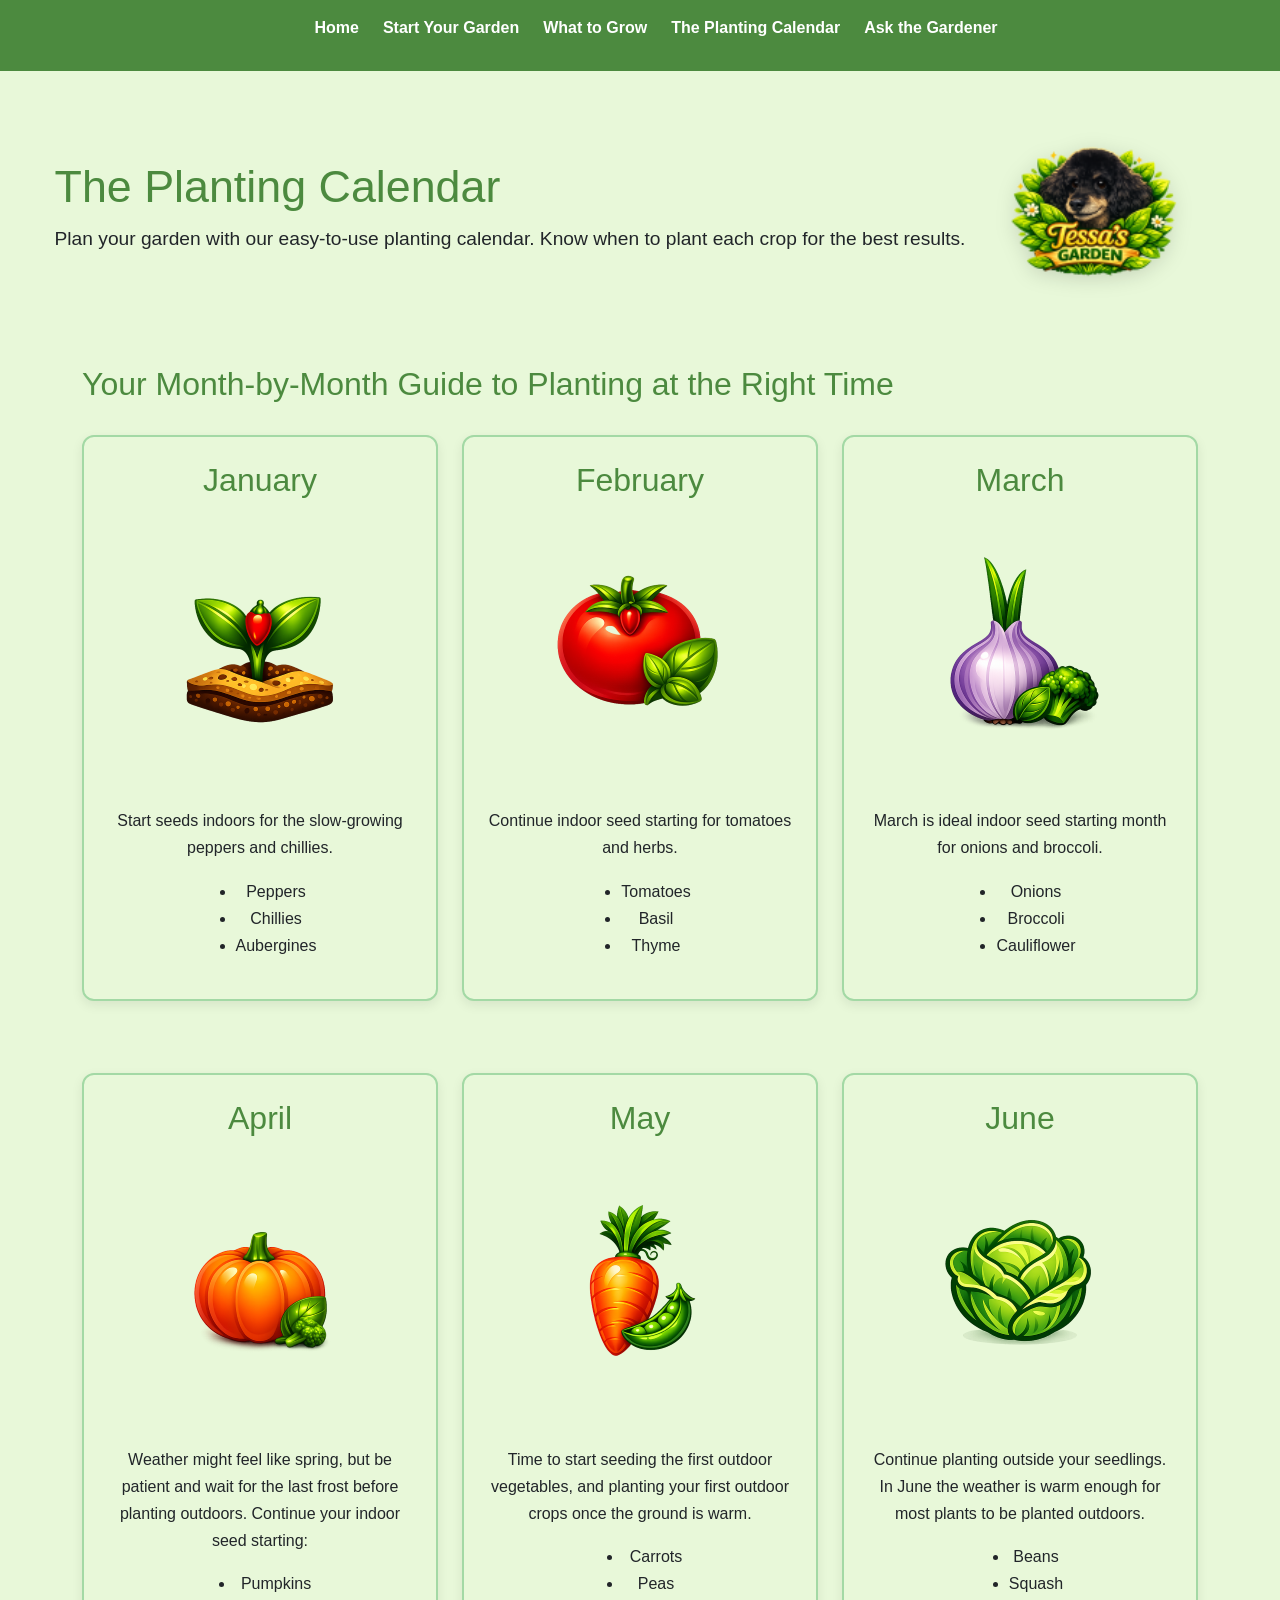
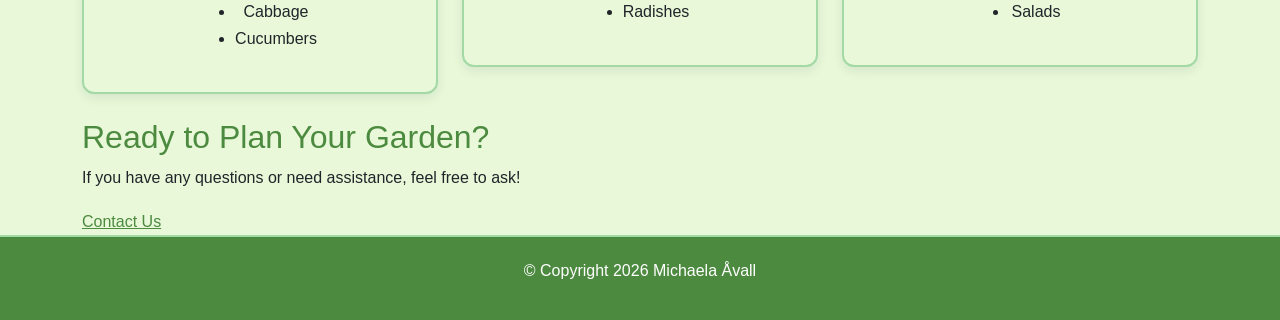
<file: WS07_WEBSITE/calendar.html>
<!doctype html>
<html lang="fi">
  <head>
    <meta charset="UTF-8" />
    <meta name="viewport" content="width=device-width, initial-scale=1.0" />
    <title>Tessa's Garden</title>

    <link
      href="https://cdn.jsdelivr.net/npm/bootstrap@5.3.8/dist/css/bootstrap.min.css"
      rel="stylesheet"
      integrity="sha384-sRIl4kxILFvY47J16cr9ZwB07vP4J8+LH7qKQnuqkuIAvNWLzeN8tE5YBujZqJLB"
      crossorigin="anonymous"
    />
    <link rel="stylesheet" href="./styles/style.css" />
  </head>
  <body>
    <nav class="responsive-nav">
      <button class="menu-toggle">☰ Menu</button>
      <ul class="nav-list">
        <li><a href="./index.html">Home</a></li>
        <li><a href="./basics.html">Start Your Garden</a></li>
        <li><a href="./guides.html">What to Grow</a></li>
        <li><a href="./calendar.html">The Planting Calendar</a></li>
        <li><a href="./contact.html">Ask the Gardener</a></li>
      </ul>
    </nav>
    <section class="hero">
      <div class="hero-content">
        <h1>The Planting Calendar</h1>
        <p>
          Plan your garden with our easy-to-use planting calendar. Know when to
          plant each crop for the best results.
        </p>
      </div>
      <img
        src="./images/Logo_small.png"
        alt="Tessa's Garden Logo"
        class="hero-logo"
      />
    </section>

    <main>
      <div class="container">
        <h2>Your Month-by-Month Guide to Planting at the Right Time</h2>

        <div class="row g-4">
          <div class="col-12 col-sm-6 col-md-4">
            <div class="responsive-box">
              <h2>January</h2>
              <img src="./images/January.png" alt="A chili sprout" />
              <p>
                Start seeds indoors for the slow-growing peppers and chillies.
              </p>
              <ul>
                <li>Peppers</li>
                <li>Chillies</li>
                <li>Aubergines</li>
              </ul>
            </div>
          </div>
          <div class="col-12 col-sm-6 col-md-4">
            <div class="responsive-box">
              <h2>February</h2>
              <img
                src="./images/February.png"
                alt="A tomato and a basil leaf"
              />
              <p>Continue indoor seed starting for tomatoes and herbs.</p>
              <ul>
                <li>Tomatoes</li>
                <li>Basil</li>
                <li>Thyme</li>
              </ul>
            </div>
          </div>
          <div class="col-12 col-sm-6 col-md-4">
            <div class="responsive-box">
              <h2>March</h2>
              <img
                src="./images/March.png"
                alt="An onion and a broccoli sprout"
              />
              <p>
                March is ideal indoor seed starting month for onions and
                broccoli.
              </p>
              <ul>
                <li>Onions</li>
                <li>Broccoli</li>
                <li>Cauliflower</li>
              </ul>
            </div>
          </div>

          <div class="col-12 col-sm-6 col-md-4">
            <div class="responsive-box">
              <h2>April</h2>
              <img src="./images/April.png" alt="A pumpkin with green leaves" />
              <p>
                Weather might feel like spring, but be patient and wait for the
                last frost before planting outdoors. Continue your indoor seed
                starting:
              </p>
              <ul>
                <li>Pumpkins</li>
                <li>Cabbage</li>
                <li>Cucumbers</li>
              </ul>
            </div>
          </div>
          <div class="col-12 col-sm-6 col-md-4">
            <div class="responsive-box">
              <h2>May</h2>
              <img src="./images/May.png" alt="A carrot and a pea pod" />
              <p>
                Time to start seeding the first outdoor vegetables, and planting
                your first outdoor crops once the ground is warm.
              </p>
              <ul>
                <li>Carrots</li>
                <li>Peas</li>
                <li>Radishes</li>
              </ul>
            </div>
          </div>
          <div class="col-12 col-sm-6 col-md-4">
            <div class="responsive-box">
              <h2>June</h2>
              <img src="./images/June.png" alt="A lettuce head" />
              <p>
                Continue planting outside your seedlings. In June the weather is
                warm enough for most plants to be planted outdoors.
              </p>
              <ul>
                <li>Beans</li>
                <li>Squash</li>
                <li>Salads</li>
              </ul>
            </div>
          </div>
        </div>

        <section class="cta-section">
          <h2>Ready to Plan Your Garden?</h2>
          <p>If you have any questions or need assistance, feel free to ask!</p>
          <a href="./contact.html" class="cta-button">Contact Us</a>
        </section>
      </div>
    </main>

    <footer>
      <p>&copy; Copyright 2026 Michaela Åvall</p>
    </footer>

    <script
      src="https://cdn.jsdelivr.net/npm/bootstrap@5.3.8/dist/js/bootstrap.bundle.min.js"
      integrity="sha384-FKyoEForCGlyvwx9Hj09JcYn3nv7wiPVlz7YYwJrWVcXK/BmnVDxM+D2scQbITxI"
      crossorigin="anonymous"
    ></script>
  </body>
</html>
</file>
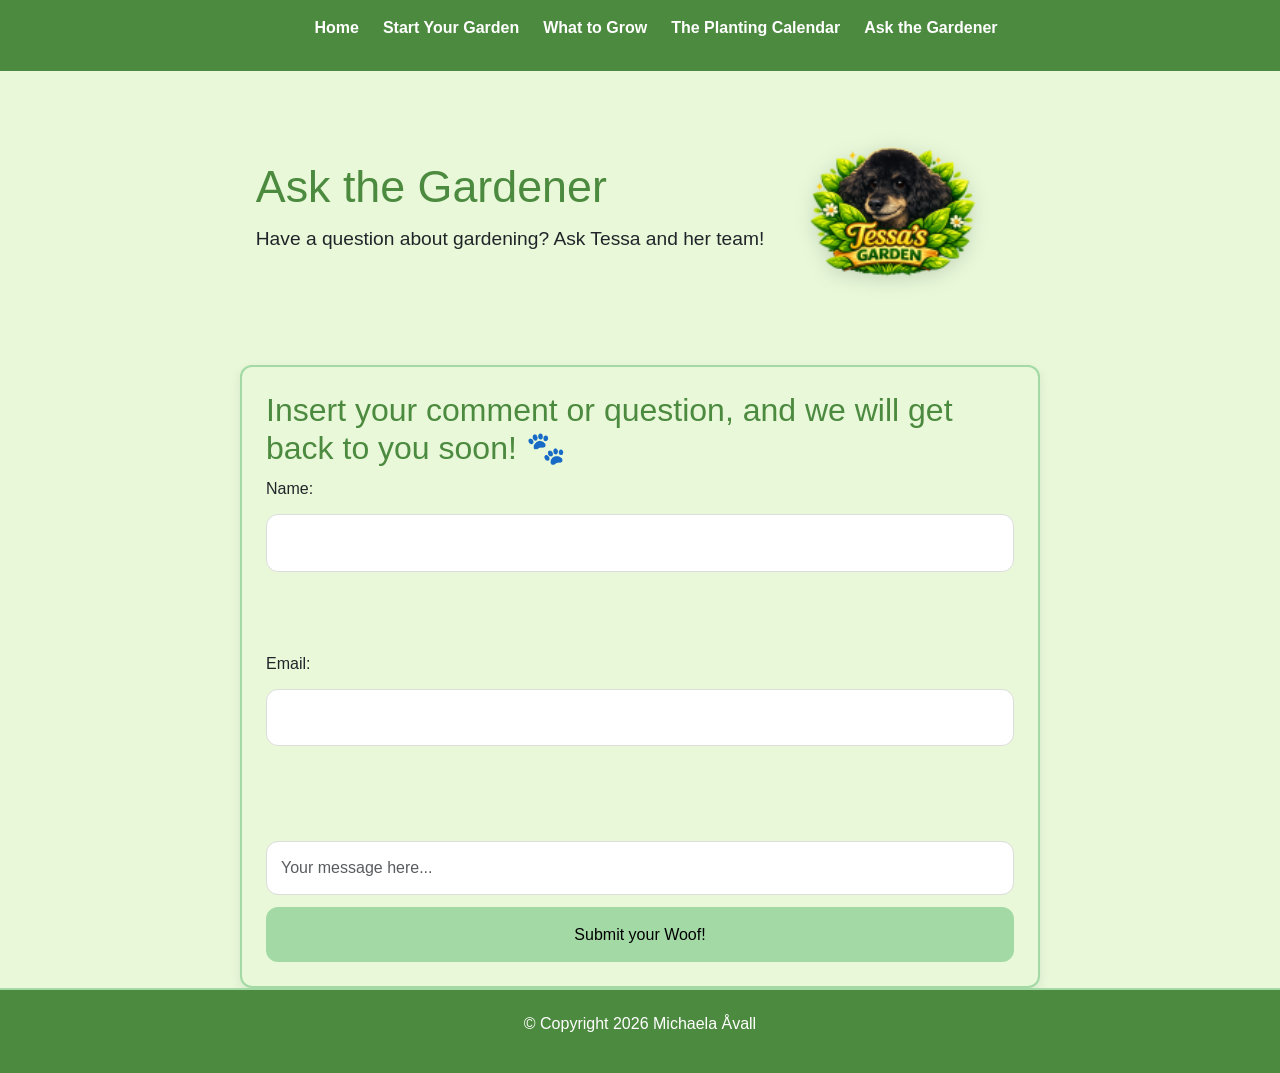
<file: WS07_WEBSITE/contact.html>
<!doctype html>
<html lang="fi">
  <head>
    <meta charset="UTF-8" />
    <meta name="viewport" content="width=device-width, initial-scale=1.0" />
    <title>Tessa's Garden</title>

    <link
      href="https://cdn.jsdelivr.net/npm/bootstrap@5.3.8/dist/css/bootstrap.min.css"
      rel="stylesheet"
      integrity="sha384-sRIl4kxILFvY47J16cr9ZwB07vP4J8+LH7qKQnuqkuIAvNWLzeN8tE5YBujZqJLB"
      crossorigin="anonymous"
    />
    <link rel="stylesheet" href="./styles/style.css" />
  </head>
  <body>
    <nav class="responsive-nav">
      <button class="menu-toggle">☰ Menu</button>
      <ul class="nav-list">
        <li><a href="./index.html">Home</a></li>
        <li><a href="./basics.html">Start Your Garden</a></li>
        <li><a href="./guides.html">What to Grow</a></li>
        <li><a href="./calendar.html">The Planting Calendar</a></li>
        <li><a href="./contact.html">Ask the Gardener</a></li>
      </ul>
    </nav>
    <section class="hero">
      <div class="hero-content">
        <h1>Ask the Gardener</h1>
        <p>Have a question about gardening? Ask Tessa and her team!</p>
      </div>
      <img
        src="./images/Logo_small.png"
        alt="Tessa's Garden Logo"
        class="hero-logo"
      />
    </section>
    <main>
      <div class="input-container">
        <div class="media-query-box">
          <h2>
            Insert your comment or question, and we will get back to you soon!
            &#128062;
          </h2>
        </div>

        <form id="contactForm">
          <label for="name">Name:</label>
          <input type="text" id="name" name="name" /><br /><br />
          <label for="email">Email:</label>
          <input type="email" id="email" name="email" /><br /><br />
          <input
            type="text"
            id="message"
            name="message"
            placeholder="Your message here..."
            class="form-control mt-3"
          />
          <input type="submit" value="Submit your Woof!" />
        </form>

        <div id="formAlert" class="alert alert-warning d-none" role="alert">
          Please fill in both your name and email before submitting.
        </div>

        <div id="successAlert" class="alert alert-success d-none" role="alert">
          <img
            src="images/Thank_you.png"
            alt="Thank you for your message!"
            style="max-width: 100%"
          />
        </div>
        <script>
          document
            .getElementById("contactForm")
            .addEventListener("submit", function (event) {
              event.preventDefault();

              const name = document.getElementById("name").value.trim();
              const email = document.getElementById("email").value.trim();

              const warningAlert = document.getElementById("formAlert");
              const successAlert = document.getElementById("successAlert");

              warningAlert.classList.add("d-none");
              successAlert.classList.add("d-none");

              if (!name || !email) {
                warningAlert.classList.remove("d-none");
              } else {
                successAlert.classList.remove("d-none");
              }
            });
        </script>
      </div>
    </main>

    <footer>
      <p>&copy; Copyright 2026 Michaela Åvall</p>
    </footer>
    <script
      src="https://cdn.jsdelivr.net/npm/bootstrap@5.3.8/dist/js/bootstrap.bundle.min.js"
      integrity="sha384-FKyoEForCGlyvwx9Hj09JcYn3nv7wiPVlz7YYwJrWVcXK/BmnVDxM+D2scQbITxI"
      crossorigin="anonymous"
    ></script>
  </body>
</html>
</file>
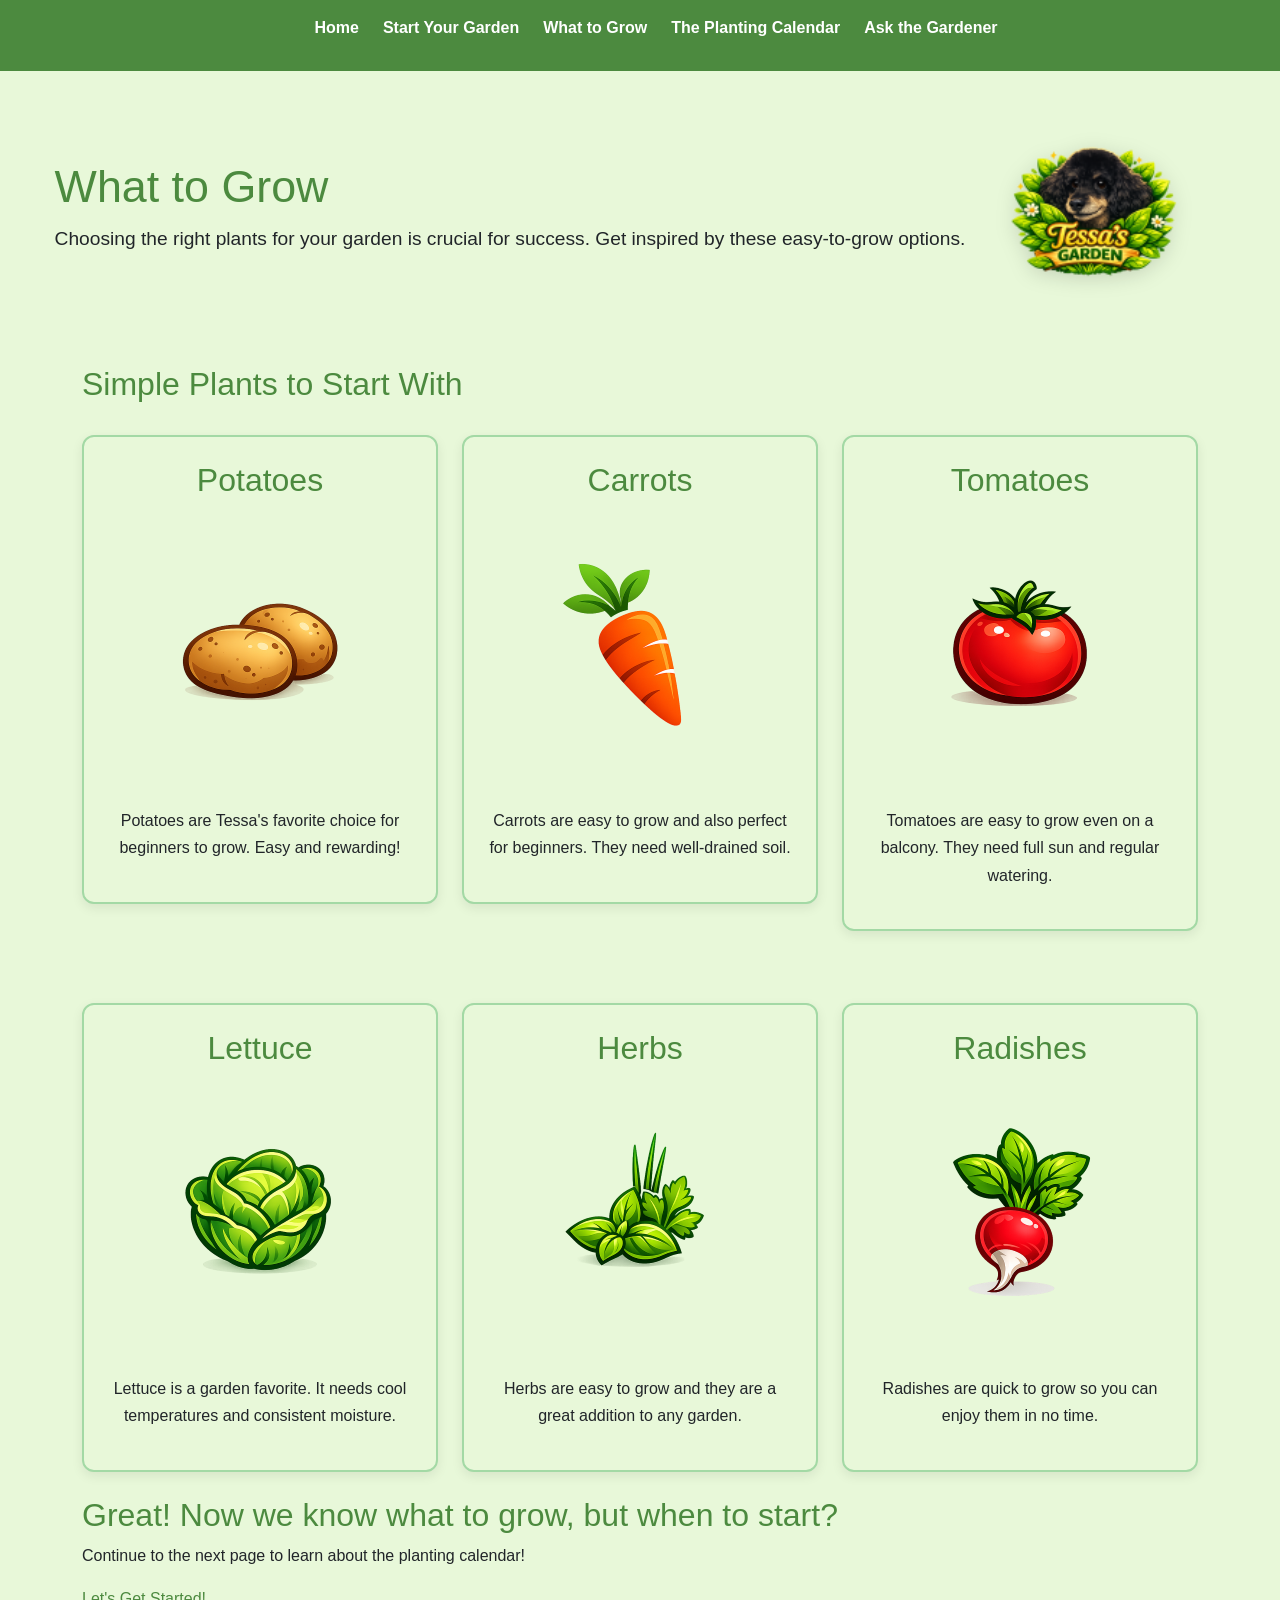
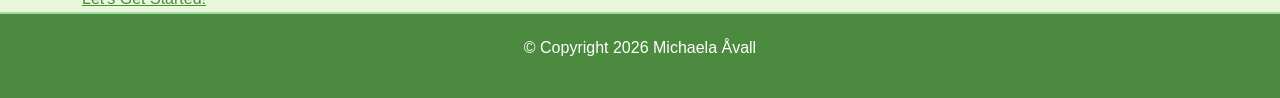
<file: WS07_WEBSITE/guides.html>
<!doctype html>
<html lang="fi">
  <head>
    <meta charset="UTF-8" />
    <meta name="viewport" content="width=device-width, initial-scale=1.0" />
    <title>Tessa's Garden</title>

    <link
      href="https://cdn.jsdelivr.net/npm/bootstrap@5.3.8/dist/css/bootstrap.min.css"
      rel="stylesheet"
      integrity="sha384-sRIl4kxILFvY47J16cr9ZwB07vP4J8+LH7qKQnuqkuIAvNWLzeN8tE5YBujZqJLB"
      crossorigin="anonymous"
    />
    <link rel="stylesheet" href="./styles/style.css" />
  </head>
  <body>
    <nav class="responsive-nav">
      <button class="menu-toggle">☰ Menu</button>
      <ul class="nav-list">
        <li><a href="./index.html">Home</a></li>
        <li><a href="./basics.html">Start Your Garden</a></li>
        <li><a href="./guides.html">What to Grow</a></li>
        <li><a href="./calendar.html">The Planting Calendar</a></li>
        <li><a href="./contact.html">Ask the Gardener</a></li>
      </ul>
    </nav>
    <section class="hero">
      <div class="hero-content">
        <h1>What to Grow</h1>
        <p>
          Choosing the right plants for your garden is crucial for success. Get
          inspired by these easy-to-grow options.
        </p>
      </div>
      <img
        src="./images/Logo_small.png"
        alt="Tessa's Garden Logo"
        class="hero-logo"
      />
    </section>

    <main>
      <div class="container">
        <h2>Simple Plants to Start With</h2>
        <div class="row g-4">
          <div class="col-12 col-sm-6 col-md-4">
            <div class="responsive-box">
              <h2>Potatoes</h2>
              <img src="./images/Potato.png" alt="Potatoes" class="img-fluid" />
              <p>
                Potatoes are Tessa's favorite choice for beginners to grow. Easy
                and rewarding!
              </p>
            </div>
          </div>

          <div class="col-12 col-sm-6 col-md-4">
            <div class="responsive-box">
              <h2>Carrots</h2>
              <img src="./images/Carrot.png" alt="Carrot" class="img-fluid" />
              <p>
                Carrots are easy to grow and also perfect for beginners. They
                need well-drained soil.
              </p>
            </div>
          </div>
          <div class="col-12 col-sm-6 col-md-4">
            <div class="responsive-box">
              <h2>Tomatoes</h2>
              <img src="./images/Tomato.png" alt="Tomato" class="img-fluid" />
              <p>
                Tomatoes are easy to grow even on a balcony. They need full sun
                and regular watering.
              </p>
            </div>
          </div>

          <div class="col-12 col-sm-6 col-md-4">
            <div class="responsive-box">
              <h2>Lettuce</h2>
              <img src="./images/Lettuce.png" alt="Lettuce" class="img-fluid" />
              <p>
                Lettuce is a garden favorite. It needs cool temperatures and
                consistent moisture.
              </p>
            </div>
          </div>

          <div class="col-12 col-sm-6 col-md-4">
            <div class="responsive-box">
              <h2>Herbs</h2>
              <img src="./images/Herbs.png" alt="Herbs" class="img-fluid" />
              <p>
                Herbs are easy to grow and they are a great addition to any
                garden.
              </p>
            </div>
          </div>

          <div class="col-12 col-sm-6 col-md-4">
            <div class="responsive-box">
              <h2>Radishes</h2>
              <img src="./images/Radish.png" alt="Radishes" class="img-fluid" />
              <p>
                Radishes are quick to grow so you can enjoy them in no time.
              </p>
            </div>
          </div>
        </div>

        <section class="cta-section">
          <h2>Great! Now we know what to grow, but when to start?</h2>
          <p>Continue to the next page to learn about the planting calendar!</p>
          <a href="./calendar.html" class="cta-button">Let's Get Started!</a>
        </section>
      </div>
    </main>

    <footer>
      <p>&copy; Copyright 2026 Michaela Åvall</p>
    </footer>

    <script
      src="https://cdn.jsdelivr.net/npm/bootstrap@5.3.8/dist/js/bootstrap.bundle.min.js"
      integrity="sha384-FKyoEForCGlyvwx9Hj09JcYn3nv7wiPVlz7YYwJrWVcXK/BmnVDxM+D2scQbITxI"
      crossorigin="anonymous"
    ></script>
    <script src="./JS.js"></script>
  </body>
</html>
</file>
<file: WS02_CSS/styles/style.css>
p {
      color: rgb(0, 0, 0);
      font-size: 14px;
      font-family: Verdana, Geneva, Tahoma, sans-serif;
    }
    
    body {
      background-color: rgb(252, 254, 253);
      font-family: Verdana, Geneva, Tahoma, sans-serif;
    }
    
    h1 {
      font-size: 2em;
      font-family: Verdana, Geneva, Tahoma, sans-serif;
    }


    .content-box {
  padding: 40px;
  margin: 50px;
  background-color: #ffffff;
  border: 20px solid #e2cefd;
  border-radius: 5px;
  font-size: 20px;
  font-family: Verdana, Geneva, Tahoma, sans-serif;
}
table {
      width: 100%;
      border-collapse: collapse;
      border-radius: 5px;
      font-family: Verdana, Geneva, Tahoma, sans-serif;
    }
    
    th, td {
      border: 1px solid #ddd;
      padding: 8px;
      text-align: left;
      font-family: Verdana, Geneva, Tahoma, sans-serif;
    
    }
    
    th {
      background-color: #e2cefd;
      
    }
    
    form {
      display: flex;
      flex-direction: column;
      gap: 10px;
    }
    
    label {
      font-weight: bold;
    }
    
    input[type="text"], input[type="email"] {
      padding: 8px;
      border: 1px solid #ddd;
      border-radius: 5px;
    }
    
    input[type="submit"] {
      background-color: #e2cefd;
      color: rgb(0, 0, 0);
      padding: 10px;
      border: none;
      border-radius: 5px;
      cursor: pointer;
      font-family: Verdana, Geneva, Tahoma, sans-serif;
    }
    
    input[type="submit"]:hover {
      background-color: #75599a;
    }
</file>
<file: WS03_ADV_CSS/styles/style.css>
p {
      color: rgb(0, 0, 0);
      font-size: 14px;
      font-family: Verdana, Geneva, Tahoma, sans-serif;
    }
    
    body {
      background-color: rgb(252, 254, 253);
      font-family: Verdana, Geneva, Tahoma, sans-serif;
    }
    
    h1 {
      font-size: 2em;
      font-family: Verdana, Geneva, Tahoma, sans-serif;
    }


    .content-box {
  padding: 40px;
  margin: 50px;
  background-color: #ffffff;
  border: 20px solid #e2cefd;
  border-radius: 5px;
  font-size: 20px;
  font-family: Verdana, Geneva, Tahoma, sans-serif;
}

table {
      width: 100%;
      border-collapse: collapse;
      border-radius: 5px;
      font-family: Verdana, Geneva, Tahoma, sans-serif;
    }
    
    th, td {
      border: 1px solid #ddd;
      padding: 8px;
      text-align: left;
      font-family: Verdana, Geneva, Tahoma, sans-serif;
    
    }
    
    th {
      background-color: #e2cefd;
      
    }
    
    form {
      display: flex;
      flex-direction: column;
      gap: 10px;
    }
    
    label {
      font-weight: bold;
    }
    
    input[type="text"], input[type="email"] {
      padding: 8px;
      border: 1px solid #ddd;
      border-radius: 5px;
    }
    
    input[type="submit"] {
      background-color: #e2cefd;
      color: rgb(0, 0, 0);
      padding: 10px;
      border: none;
      border-radius: 5px;
      cursor: pointer;
      font-family: Verdana, Geneva, Tahoma, sans-serif;
    }
    
    input[type="submit"]:hover {
      background-color: #75599a;
    }

.transition-button {
        background-color: lightblue;
        padding: 10px 20px;
        border: none;
        cursor: pointer;
        transition: background-color 0.4s ease;
      }
      
      .transition-button:hover {
        background-color: #75599a;
      }

  .animation-box {
        width: 50px;
        height: 50px;
        background-color: #75599a;
        position: relative;
        animation: move 2s infinite alternate;
      }
      
      @keyframes move {
        from {
          left: 0;
        }
        to {
          left: 100px;
        }
      }

.pseudo-list li:nth-child(odd) {
        background-color: #e2cefd;
      }
      
      .pseudo-list li:nth-child(even) {
        background-color: white;
      }

.filter-image {
        filter: grayscale(100%);
        transition: filter 0.3s ease;
      }
      
      .filter-image:hover {
        filter: grayscale(0%);
      }
.quote {
        position: relative;
        padding-left: 20px;
        font-style: italic;
      }
      
      .quote::before {
        content: '“';
        font-size: 40px;
        position: absolute;
        left: 0px;
        top: 0px;
        color: lightgray;
      }
</file>
<file: WS04_PAGE_LAYOUT/styles/style.css>
p {
      color: rgb(0, 0, 0);
      font-size: 14px;
      font-family: Verdana, Geneva, Tahoma, sans-serif;
    }
    
    body {
      background-color: rgb(252, 254, 253);
      font-family: Verdana, Geneva, Tahoma, sans-serif;
    }
    
    h1 {
      font-size: 2em;
      font-family: Verdana, Geneva, Tahoma, sans-serif;
    }
.grid-container {
  display: grid;
  grid-template-columns: repeat(3, 1fr);
  grid-gap: 10px;
}

.grid-item {
  background-color: #e2cefd;
  padding: 20px;
  text-align: center;
}


Table {
      width: 100%;
      border-collapse: collapse;
      border-radius: 5px;
      font-family: Verdana, Geneva, Tahoma, sans-serif;
    }

    .content-box {
  padding: 20px;
  margin: 20px;
  background-color: #ffffff;
  border: 20px solid #e2cefd;
  border-radius: 3px;
  font-size: 20px;
  font-family: Verdana, Geneva, Tahoma, sans-serif;
}

table {
      width: 100%;
      border-collapse: collapse;
      border-radius: 5px;
      font-family: Verdana, Geneva, Tahoma, sans-serif;
    }
    
    th, td {
      border: 1px solid #ddd;
      padding: 8px;
      text-align: left;
      font-family: Verdana, Geneva, Tahoma, sans-serif;
    
    }
    
    th {
      background-color: #e2cefd;
      
    }
    
    form {
      display: flex;
      flex-direction: column;
      gap: 10px;
    }
    
    label {
      font-weight: bold;
    }
    
    input[type="text"], input[type="email"] {
      padding: 8px;
      border: 1px solid #ddd;
      border-radius: 5px;
    }
    
    input[type="submit"] {
      background-color: #e2cefd;
      color: rgb(0, 0, 0);
      padding: 10px;
      border: none;
      border-radius: 5px;
      cursor: pointer;
      font-family: Verdana, Geneva, Tahoma, sans-serif;
    }
    
    input[type="submit"]:hover {
      background-color: #75599a;
    }

.transition-button {
        background-color: lightblue;
        padding: 10px 20px;
        border: none;
        cursor: pointer;
        transition: background-color 0.4s ease;
      }
      
      .transition-button:hover {
        background-color: #75599a;
      }

  .animation-box {
        width: 50px;
        height: 50px;
        background-color: #75599a;
        position: relative;
        animation: move 2s infinite alternate;
      }
      
      @keyframes move {
        from {
          left: 0;
        }
        to {
          left: 100px;
        }
      }

.pseudo-list li:nth-child(odd) {
        background-color: #e2cefd;
      }
      
      .pseudo-list li:nth-child(even) {
        background-color: white;
      }

.filter-image {
        filter: grayscale(100%);
        transition: filter 0.3s ease;
      }
      
      .filter-image:hover {
        filter: grayscale(0%);
      }
.quote {
        position: relative;
        padding-left: 20px;
        font-style: italic;
      }
      
      .quote::before {
        content: '“';
        font-size: 40px;
        position: absolute;
        left: 0px;
        top: 0px;
        color: lightgray;
      }

.flex-container {
  display: flex;
  justify-content: space-around;
  align-items: center;
}

.box {
  background-color: lightblue;
  padding: 20px;
  text-align: center;
}
.responsive-box {
  padding: 20px;
  text-align: center;
}

@media (max-width: 600px) {
  .responsive-box {
    background-color: lightcoral;
  }
}

@media (min-width: 601px) {
  .responsive-box {
    background-color: lightseagreen;
  }
}
</file>
<file: WS05_RESPONSIVE_DESIGN/styles/style.css>
* {
  box-sizing: border-box;
}

:root {
  --primary: #75599a;
  --secondary: #e2cefd;
  --neutral: #f7f7f9;
  --radius: 12px;
  --shadow: 0 4px 12px rgba(0,0,0,0.08);
  --font: "Segoe UI", Verdana, Geneva, Tahoma, sans-serif;
}

body {
  background-color: var(--neutral);
  font-family: var(--font);
  margin: 0;
  line-height: 1.6;
  color: #222;
}
.quote {
        position: relative;
        padding-left: 20px;
        font-style: italic;
      }
      
      .quote::before {
        content: '“';
        font-size: 40px;
        position: absolute;
        left: 0;
        top: 0;
        color: lightgray;
      }

header {
  background-color: var(--secondary);
  text-align: center;
  padding: 20px;
  border-bottom: 2px solid var(--primary);
}
.responsive-nav .nav-list {
      display: flex;
      list-style: none;
    }
    
    @media (max-width: 600px) {
      .responsive-nav .nav-list {
        display: none;
      }
    
      .responsive-nav .menu-toggle {
        display: block;
      }
    }
.responsive-nav {
  display: flex;
  justify-content: center;
  gap: 20px;
  background-color: var(--primary);
  padding: 12px 0;
}

.responsive-nav a {
  color: white;
  padding: 10px 16px;
  text-decoration: none;
  border-radius: 6px;
  transition: background-color 0.25s ease;
}

.responsive-nav a:hover {
  background-color: var(--secondary);
  color: black;
}
.menu-toggle {
  display: none;
  background-color: var(--secondary);
  border: none;
  padding: 10px 16px;
  border-radius: 6px;
  cursor: pointer;
}

.container {
  display: flex;
  flex-wrap: wrap;
  gap: 24px;
  padding: 24px;
}

.side {
  flex: 1 1 250px;
  background-color: white;
  padding: 20px;
  border-radius: var(--radius);
  box-shadow: var(--shadow);
}

.main {
  flex: 3 1 500px;
  background-color: white;
  padding: 20px;
  border-radius: var(--radius);
  box-shadow: var(--shadow);
}


.content-box,
.responsive-box {
  padding: 24px;
  margin: 24px auto;
  max-width: 800px;
  background: #ffffff;
  border: 2px solid var(--secondary);
  border-radius: var(--radius);
  box-shadow: var(--shadow);
  transition: box-shadow 0.25s ease, transform 0.25s ease;
}

.content-box:hover,
.responsive-box:hover {
  box-shadow: 0 6px 18px rgba(0, 0, 0, 0.12);
  transform: translateY(-2px);
}

.responsive-image {
  background-color: #ccc;
  max-width: 100%;
  height: auto;
  padding: 20px;
  border-radius: var(--radius);
}

table {
  width: 100%;
  border-collapse: collapse;
  border-radius: var(--radius);
  overflow: hidden;
}

th, td {
  border: 1px solid #ddd;
  padding: 12px;
}

th {
  background-color: var(--secondary);
}

form {
  display: flex;
  flex-direction: column;
  gap: 12px;
}

input[type="text"],
input[type="email"] {
  padding: 10px;
  border: 1px solid #ddd;
  border-radius: var(--radius);
}

input[type="submit"] {
  background-color: var(--secondary);
  padding: 12px;
  border: none;
  border-radius: var(--radius);
  cursor: pointer;
  transition: background-color 0.25s ease;
}

input[type="submit"]:hover {
  background-color: var(--primary);
  color: white;
}

footer {
  padding: 20px;
  text-align: center;
  background: #eee;
  border-top: 2px solid var(--secondary);
}

@media (max-width: 600px) {
  .container {
    flex-direction: column;
  }
  
  .navbar {
    flex-direction: column;
    gap: 10px;
  }
}
.media-query-box {
      padding: 20px;
      text-align: center;
    }
    
    @media (max-width: 600px) {
      .media-query-box {
        background-color: var(--primary);
      }
    }
    
    @media (min-width: 601px) {
      .media-query-box {
        background-color: var(--secondary);
      }
    }
</file>
<file: WS06_BOOTSTRAP/styles/style.css>
:root {
  --primary: #75599a;
  --secondary: #e2cefd;
  --neutral: #f7f7f9;
  --radius: 12px;
  --shadow: 0 4px 12px rgba(0,0,0,0.08);
  --font: "Segoe UI", Verdana, Geneva, Tahoma, sans-serif;
}

body {
  background-color: var(--neutral);
  font-family: var(--font);
  margin: 0;
  line-height: 1.6;
  color: #222;
}
.quote {
        position: relative;
        padding-left: 20px;
        font-style: italic;
      }
      
      .quote::before {
        content: '“';
        font-size: 40px;
        position: absolute;
        left: 0;
        top: 0;
        color: lightgray;
      }

header {
  background-color: var(--secondary);
  text-align: center;
  padding: 20px;
  border-bottom: 2px solid var(--primary);
}
.responsive-nav .nav-list {
      display: flex;
      list-style: none;
    }
    
    @media (max-width: 600px) {
      .responsive-nav .nav-list {
        display: none;
      }
    
      .responsive-nav .menu-toggle {
        display: block;
      }
    }
.responsive-nav {
  display: flex;
  justify-content: center;
  gap: 20px;
  background-color: var(--primary);
  padding: 12px 0;
}

.responsive-nav a {
  color: white;
  padding: 10px 16px;
  text-decoration: none;
  border-radius: 6px;
  transition: background-color 0.25s ease;
}

.responsive-nav a:hover {
  background-color: var(--secondary);
  color: black;
}
.menu-toggle {
  display: none;
  background-color: var(--secondary);
  border: none;
  padding: 10px 16px;
  border-radius: 6px;
  cursor: pointer;
}

.container {
  display: flex;
  flex-wrap: wrap;
  gap: 24px;
  padding: 24px;
}

.side {
  flex: 1 1 250px;
  background-color: white;
  padding: 20px;
  border-radius: var(--radius);
  box-shadow: var(--shadow);
}

.main {
  flex: 3 1 500px;
  background-color: white;
  padding: 20px;
  border-radius: var(--radius);
  box-shadow: var(--shadow);
}


.content-box,
.responsive-box {
  padding: 24px;
  margin: 24px auto;
  max-width: 800px;
  background: #ffffff;
  border: 2px solid var(--secondary);
  border-radius: var(--radius);
  box-shadow: var(--shadow);
  transition: box-shadow 0.25s ease, transform 0.25s ease;
}

.content-box:hover,
.responsive-box:hover {
  box-shadow: 0 6px 18px rgba(0, 0, 0, 0.12);
  transform: translateY(-2px);
}

.responsive-image {
  background-color: #ccc;
  max-width: 100%;
  height: auto;
  padding: 20px;
  border-radius: var(--radius);
}



table {
  width: 100%;
  border-collapse: collapse;
  border-radius: var(--radius);
  overflow: hidden;
}

th, td {
  border: 1px solid #ddd;
  padding: 12px;
}

th {
  background-color: var(--secondary);
}

form {
  display: flex;
  flex-direction: column;
  gap: 12px;
}

input[type="text"],
input[type="email"] {
  padding: 10px;
  border: 1px solid #ddd;
  border-radius: var(--radius);
}

input[type="submit"] {
  background-color: var(--secondary);
  padding: 12px;
  border: none;
  border-radius: var(--radius);
  cursor: pointer;
  transition: background-color 0.25s ease;
}

input[type="submit"]:hover {
  background-color: var(--primary);
  color: white;
}

footer {
  padding: 20px;
  text-align: center;
  background: #eee;
  border-top: 2px solid var(--secondary);
}

@media (max-width: 600px) {
  .container {
    flex-direction: column;
  }
  
  .navbar {
    flex-direction: column;
    gap: 10px;
  }
}
.media-query-box {
      padding: 20px;
      text-align: center;
    }
    
    @media (max-width: 600px) {
      .media-query-box {
        background-color: var(--primary);
      }
    }
    
    @media (min-width: 601px) {
      .media-query-box {
        background-color: var(--secondary);
      }
    }
</file>
<file: WS07_WEBSITE/styles/style.css>
:root {
  --primary: #4C8A3F;
  --secondary: #A3D9A5;
  --accent: #75A94A;   
  --neutral: #e8f8d9;
  --radius: 12px;
  --shadow: 0 4px 12px rgba(0,0,0,0.08);
  --font: "Segoe UI", Verdana, Geneva, Tahoma, sans-serif;
}

body{
  background-color: var(--neutral);
  font-family: var(--font);
  margin: 0;
  line-height: 1.7;
  padding-bottom: 40px;
}

h1, h2, h3, h4, h5, h6 {
  color: var(--primary);
}

a {
  color: var(--primary); 
}

a:hover {
  color: var(--accent);
}

.responsive-nav {
  display: flex;
  justify-content: center;
  align-items: center;
  flex-wrap: wrap;
  gap: 16px;
  background-color: var(--primary);
  padding: 14px 0;
}

.responsive-nav .nav-list {
      display: flex;
      list-style: none;
      gap: 24px;
    }

.responsive-nav a {
  color: white;
  font-weight: 600;
  text-decoration: none;
  transition: color 0.25s ease;
}

.responsive-nav a:hover {
  color: var(--secondary);
}

.menu-toggle {
  display: none;
  background-color: var(--secondary);
  border: none;
  padding: 10px 16px;
  border-radius: 6px;
  cursor: pointer;
  font-weight: bold;
  color: var(--primary);
}
    
    @media (max-width: 600px) {
      .responsive-nav .nav-list {
        display: none;
      }
    
      .responsive-nav .menu-toggle {
        display: block;
        margin: 0 auto;
      }
    }

.hero, header {
  display: flex;
  justify-content: center;
  align-items: center;
  padding: 60px 40px;
  background: var(--neutral);
}

.hero-content {
  max-width: 2000px;
}

.hero h1 {
  font-size: 2.8rem;
  margin-bottom: 10px;
}

.hero p {
  font-size: 1.2rem;
  margin-bottom: 20px;
}

.hero-btn {
  background: var(--primary);
  color: white !important;
  padding: 14px 24px;
  border-radius: 10px;
  text-decoration: none;
  font-weight: 600;
  transition: 0.3s ease;
}

.hero-btn:hover {
  background: var(--secondary);
  color: white;
}

.hero-logo {
  width: 260px;
  filter: drop-shadow(0 4px 10px rgba(0,0,0,0.15));
}

.responsive-box {
  display: flex;
  flex-direction: column;
  align-items: center;
  text-align: center;
  padding: 24px;
  margin: 24px auto;
  max-width: 1000px;
  background: var(--neutral);  
  border: 2px solid var(--secondary);
  border-radius: var(--radius);
  box-shadow: var(--shadow);
  transition: box-shadow 0.25s ease, transform 0.25s ease;
}

.responsive-box:hover {
  box-shadow: 0 6px 18px rgba(0, 0, 0, 0.12);
  transform: translateY(-2px);
}

form {
  display: flex;
  flex-direction: column;
  gap: 12px;
}

.input-container {
  max-width: 800px;
  margin: 0 auto;
  padding: 24px;
  background: var(--neutral);
  border: 2px solid var(--secondary);
  border-radius: var(--radius);
  box-shadow: var(--shadow);
}

input[type="text"],
input[type="email"] {
  padding: 14px;
  width: 100%;
  border: 1px solid #ddd;
  border-radius: var(--radius);
}

input[type="submit"] {
  background-color: var(--secondary);
  padding: 14px;
  border: none;
  border-radius: var(--radius);
  cursor: pointer;
  transition: background-color 0.25s ease;
}

input[type="submit"]:hover {
  background-color: var(--primary);
  color: white;
}

.slideshow-container {
  max-width: 1000px;
  position: relative;
  margin: 60px auto;
  padding: 20px;
  background: var(--neutral);
  border: 2px solid var(--secondary);
  border-radius: var(--radius);
  box-shadow: var(--shadow);
}

.slideshow-container h1 {
  text-align: center;
  margin-bottom: 20px;
  color: var(--primary);
}

.mySlides {
  display: none;
}

.prev, .next {
  cursor: pointer;
  position: absolute;
  top: 50%;
  width: auto;
  padding: 14px 18px;
  color: white;
  font-weight: bold;
  font-size: 22px;
  font-weight: bold;
  transition: 0.6s ease;
}

.prev {
  left: 20px;
}
.next {
  right: 20px;
}

.prev:hover, .next:hover {
  background-color: rgba(0,0,0,0.8);
}

.dot {
  cursor: pointer;
  height: 15px;
  width: 15px;
  margin: 0 2px;
  background-color: #bbb;
  border-radius: 50%;
  display: inline-block;
  transition: background-color 0.6s ease;
}

.active, .dot:hover {
  background-color: #717171;
}

.fade {
  animation-name: fade;
  animation-duration: 1.5s;
}

@keyframes fade {
  from {opacity: .4}
  to {opacity: 1}
}

footer {
  padding: 20px;
  color: white;
  text-align: center;
  background: var(--primary);
  border-top: 2px solid var(--secondary);
}
html, body {
  height: 100%;
  margin: 0;
}

body {
  display: flex;
  flex-direction: column;
}

main {
  flex: 1;
}
</file>
